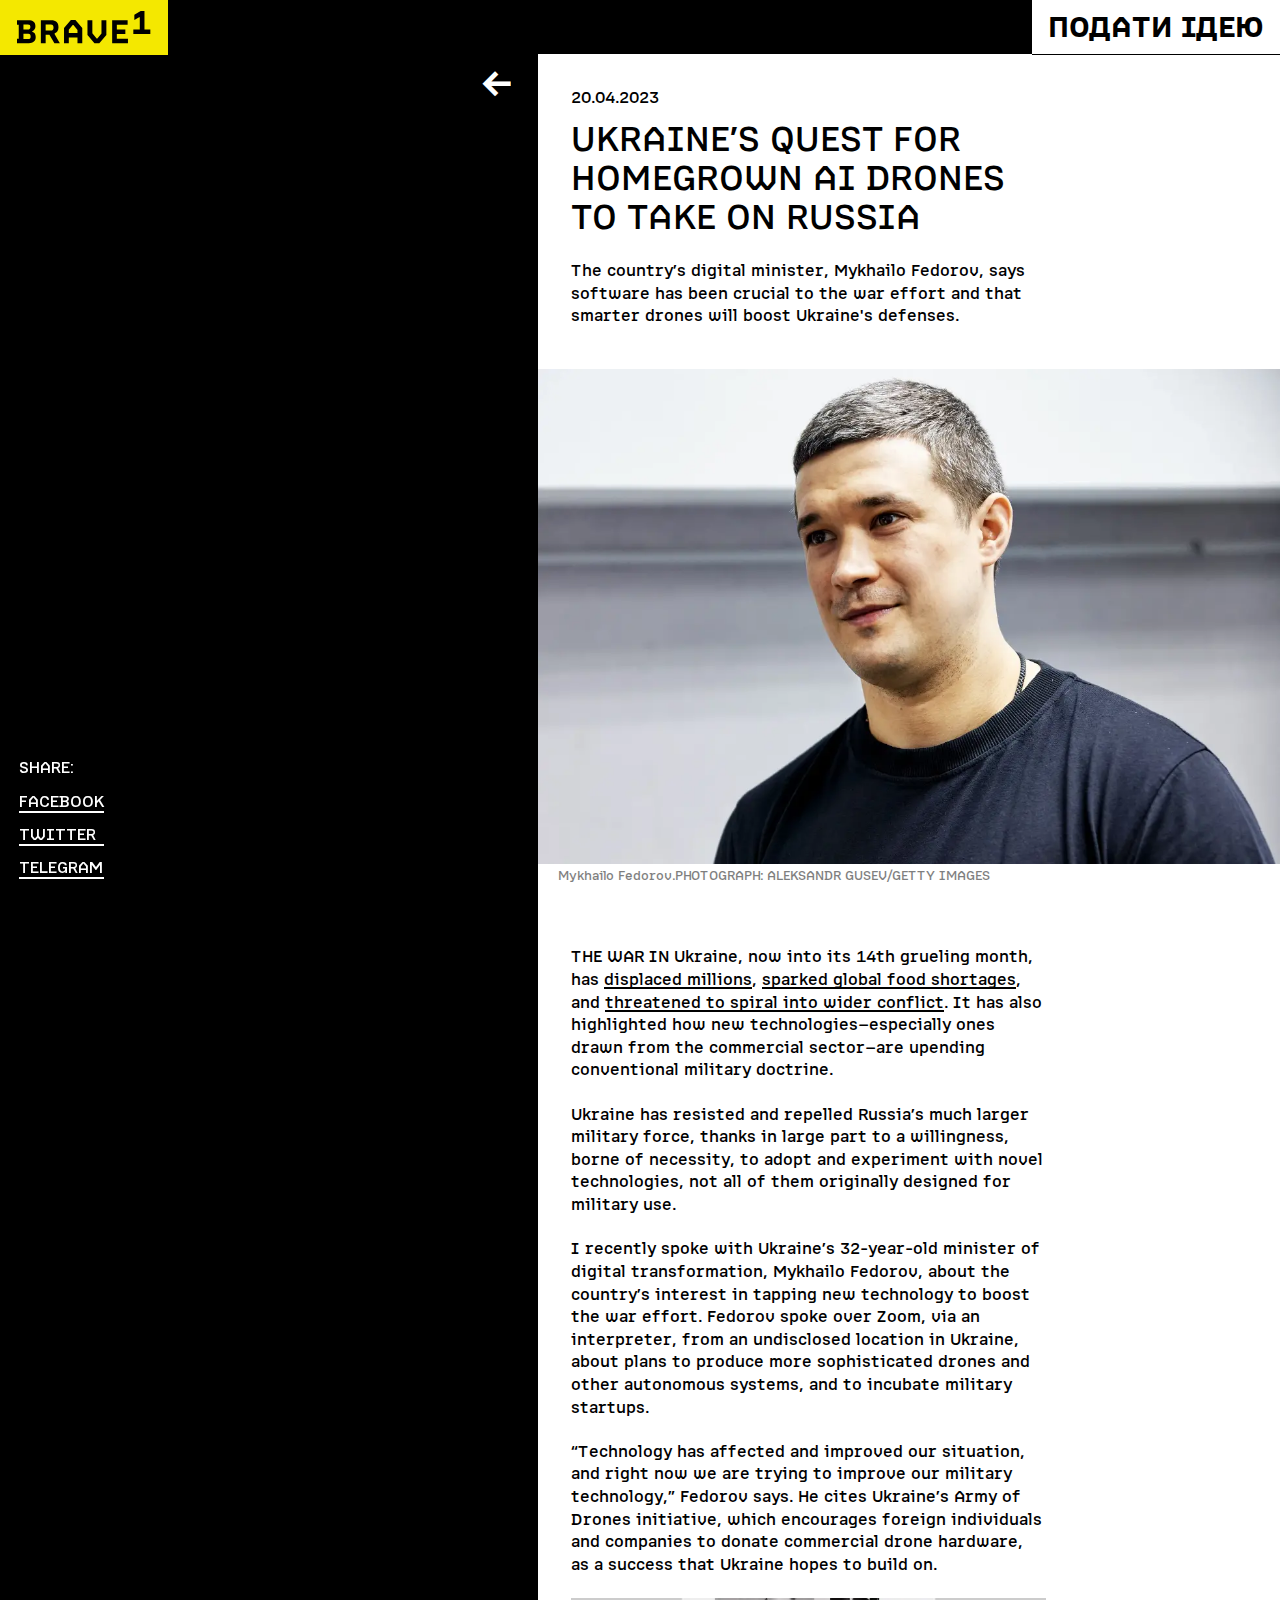
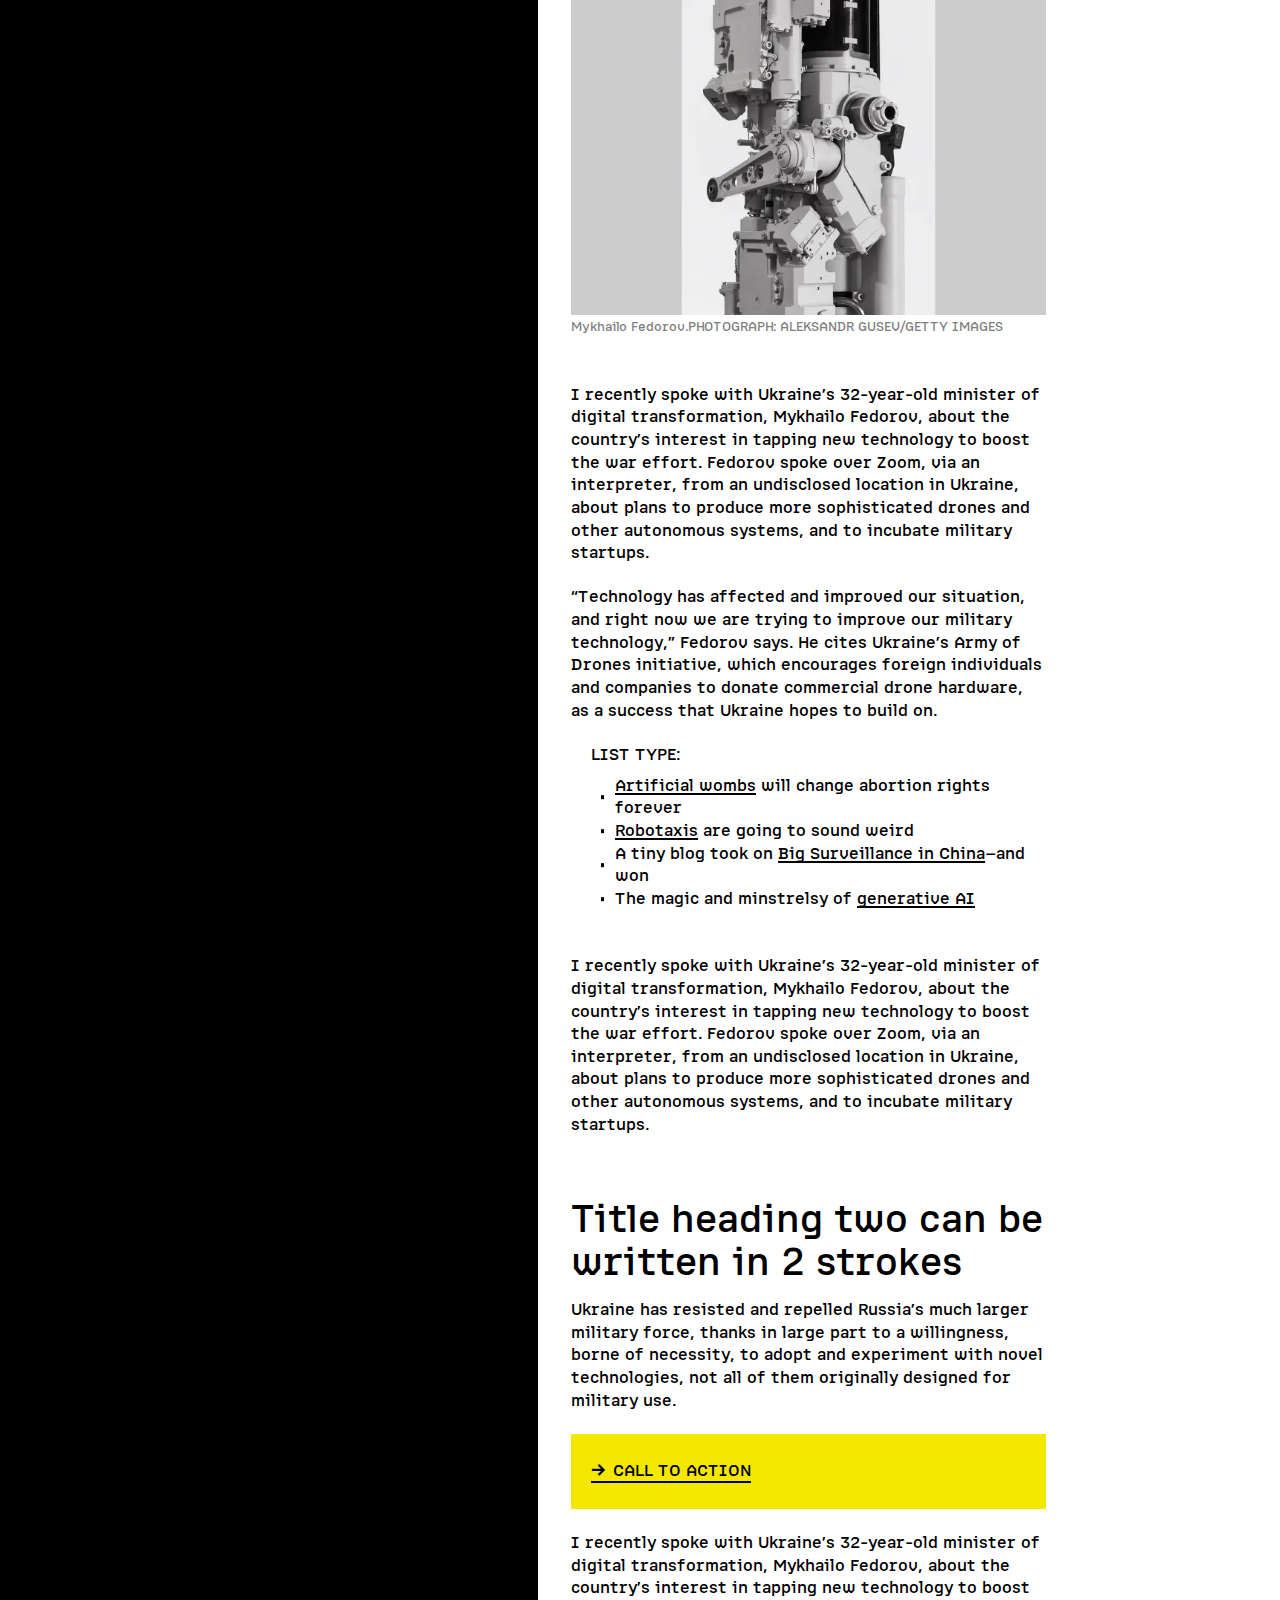
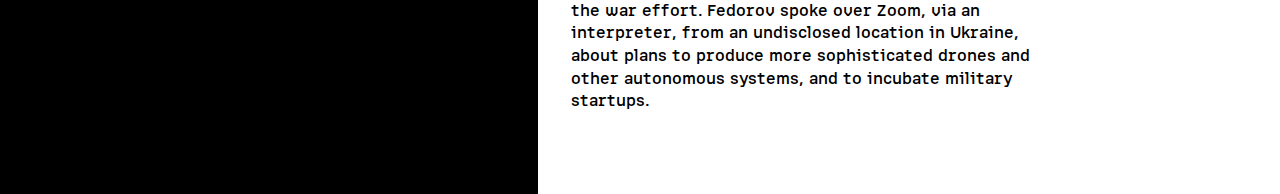
<file: article.html>
<!DOCTYPE html>
<html lang="en">

<head>
	<title>Article</title>
	<meta charset="UTF-8">
	<meta name="format-detection" content="telephone=no">
	<!-- <style>body{opacity: 0;}</style> -->
	<link rel="stylesheet" href="css/style.min.css?_v=20230420120126">
	<link rel="shortcut icon" href="favicon.ico">
	<!-- <meta name="robots" content="noindex, nofollow"> -->
	<meta name="viewport" content="width=device-width, initial-scale=1.0">
</head>

<body>
	<div class="wrapper">
		<header data-scroll="1" data-scroll-show class="header">
			<a href="index.html" class="header__logo"><img src="img/logo.svg" alt="Logo"></a>
		</header>
		<main class="page">
			<article class="article__body">
				<a href="https://portal.usf.com.ua/" target="_blank" class="article__idea idea"><span>Подати ідею</span></a>
				<div class="article__content content-article">
					<div class="content-article__info">
						<time datetime="2023-04-20" class="content-article__date">20.04.2023</time>
						<h1 class="content-article__title title">Ukraine’s Quest for Homegrown AI Drones to Take On Russia
						</h1>
						<div class="content-article__text">
							<p class="text">
								The country’s digital minister, Mykhailo Fedorov, says software has been crucial to the war
								effort
								and that smarter drones will boost Ukraine's defenses.
							</p>
						</div>
					</div>
					<figure class="content-article__image-block">
						<div class="content-article__image -ibg"><picture><source srcset="img/article/Mykhailo_Fedorov.webp" type="image/webp"><img src="img/article/Mykhailo_Fedorov.png" alt="Mykhailo Fedorov"></picture></div>
						<figcaption>Mykhailo Fedorov.PHOTOGRAPH: ALEKSANDR GUSEV/GETTY IMAGES</figcaption>
					</figure>
					<section>
						<div class="content-article__text">
							<p class="text">THE WAR IN Ukraine, now into its 14th grueling month, has <a href="" class="content-article__link">displaced millions</a>, <a href="https://www.brookings.edu/blog/future-development/2022/06/14/the-war-in-ukraine-triggered-a-global-food-shortage/" target="_blank" class="content-article__link">sparked global food shortages</a>, and <a href="https://www.pbs.org/newshour/world/nato-chief-fears-ukraine-war-could-broaden-into-wider-conflict" target="_blank" class="content-article__link">threatened to spiral into wider conflict</a>. It has also highlighted how new
								technologies—especially ones drawn from the commercial sector—are upending conventional military
								doctrine.</p>
							<p class="text">Ukraine has resisted and repelled Russia’s much larger military force, thanks in
								large part to a
								willingness, borne of necessity, to adopt and experiment with novel technologies, <a href="https://www.wired.com/story/starlink-ukraine-internet/" target="_blank" class="content-article__link">not all of them originally designed for military use.</a></p>
							<p class="text">I recently spoke with Ukraine’s 32-year-old minister of digital transformation,
								Mykhailo
								Fedorov, about the country’s interest in tapping new technology to boost the war effort. Fedorov
								spoke over Zoom, via an interpreter, from an undisclosed location in Ukraine, about plans to
								produce more sophisticated drones and other autonomous systems, and to incubate military
								startups.</p>
							<p class="text">“Technology has affected and improved our situation, and right now we are trying to
								improve our
								military technology,” Fedorov says. He cites Ukraine’s <a href="https://u24.gov.ua/uk/dronation" target="_blank" class="content-article__link">Army of Drones</a> initiative, which
								encourages foreign individuals and companies to donate commercial drone hardware, as a success
								that Ukraine hopes to build on.</p>
							<figure>
								<picture><source srcset="img/article/image.webp" type="image/webp"><img src="img/article/image.jpg" alt="image"></picture>
								<figcaption>Mykhailo Fedorov.PHOTOGRAPH: ALEKSANDR GUSEV/GETTY IMAGES</figcaption>
							</figure>
							<p class="text">I recently spoke with Ukraine’s 32-year-old minister of digital transformation,
								Mykhailo
								Fedorov, about the country’s interest in tapping new technology to boost the war effort. Fedorov
								spoke over Zoom, via an interpreter, from an undisclosed location in Ukraine, about plans to
								produce more sophisticated drones and other autonomous systems, and to incubate military
								startups.</p>
							<p class="text">“Technology has affected and improved our situation, and right now we are trying to
								improve our
								military technology,” Fedorov says. He cites Ukraine’s <a href="https://u24.gov.ua/uk/dronation" target="_blank" class="content-article__link">Army of Drones</a> initiative, which
								encourages foreign individuals and companies to donate commercial drone hardware, as a success
								that Ukraine hopes to build on.</p>
							<h4 class="text">List type:</h4>
							<ul>
								<li class="text"><a href="https://www.wired.com/story/ectogenesis-reproductive-health-abortion/" target="_blank" class="content-article__link">Artificial wombs</a> will change abortion rights forever</li>
								<li class="text"><a href="https://www.wired.com/story/zoox-robotaxi-sound-design/" target="_blank" class="content-article__link">Robotaxis</a> are going to sound weird</li>
								<li class="text">A tiny blog took on <a href="https://www.wired.com/story/surveillance-china-security-camera-giant-ipvm/" target="_blank" class="content-article__link">Big Surveillance in China</a>—and won</li>
								<li class="text">The magic and minstrelsy of <a href="https://www.wired.com/story/magic-and-minstrelsy-of-generative-ai/" target="_blank" class="content-article__link">generative AI</a></li>
							</ul>
							<p class="text">I recently spoke with Ukraine’s 32-year-old minister of digital transformation,
								Mykhailo
								Fedorov, about the country’s interest in tapping new technology to boost the war effort. Fedorov
								spoke over Zoom, via an interpreter, from an undisclosed location in Ukraine, about plans to
								produce more sophisticated drones and other autonomous systems, and to incubate military
								startups.</p>
						</div>
					</section>
					<section>
						<h2>Title heading two can be written in 2 strokes</h2>
						<p class="text">Ukraine has resisted and repelled Russia’s much larger military force, thanks in large
							part to a willingness, borne of necessity, to adopt and experiment with novel technologies, <a href="https://www.wired.com/story/starlink-ukraine-internet/" target="_blank" class="content-article__link">not all of them originally designed for military use.</a></p>
						<a href="https://portal.usf.com.ua/" target="_blank" class="button-yellow"><span class="under"><span class="icon _icon-arrow_small"></span>Call
								to action</span></a>
						<p class="text">I recently spoke with Ukraine’s 32-year-old minister of digital transformation,
							Mykhailo Fedorov, about the country’s interest in tapping new technology to boost the war effort.
							Fedorov spoke over Zoom, via an interpreter, from an undisclosed location in Ukraine, about plans
							to produce more sophisticated drones and other autonomous systems, and to incubate military
							startups.</p>
					</section>
				</div>
				<div class="article__social social-article">
					<div class="social-article__title">Share:</div>
					<div class="social-article__items">
						<a href="#" class="social-article__link">Facebook</a>
						<a href="#" class="social-article__link">Twitter</a>
						<a href="#" class="social-article__link">Telegram</a>
					</div>
				</div>
				<a href="index.html" class="article__back _icon-arrow"><span>Back</span></a>
				<a href="index.html" class="article__back-mobile _icon-arrow"></a>
			</article>
		</main>
	</div>
	<script src="js/app.min.js?_v=20230420120126"></script>

</body>

</html>
</file>
<file: css/style.min.css>
@charset "UTF-8";@font-face{font-family:Brave1_018;font-display:swap;src:url(../fonts/Brave1_018-Bold.woff2) format("woff2"),url(../fonts/Brave1_018-Bold.woff) format("woff");font-weight:700;font-style:normal}@font-face{font-family:Brave1_018;font-display:swap;src:url(../fonts/Brave1_018-Light.woff2) format("woff2"),url(../fonts/Brave1_018-Light.woff) format("woff");font-weight:300;font-style:normal}@font-face{font-family:Brave1_018;font-display:swap;src:url(../fonts/Brave1_018-Medium.woff2) format("woff2"),url(../fonts/Brave1_018-Medium.woff) format("woff");font-weight:500;font-style:normal}@font-face{font-family:Brave1_018;font-display:swap;src:url(../fonts/Brave1_018-Regular.woff2) format("woff2"),url(../fonts/Brave1_018-Regular.woff) format("woff");font-weight:400;font-style:normal}@font-face{font-family:icons;font-display:swap;src:url(../fonts/icons.woff2) format("woff2"),url(../fonts/icons.woff) format("woff");font-weight:400;font-style:normal}.contacts-footer__email span,[class*=_icon-]:before{font-family:icons;font-style:normal;font-weight:400;font-variant:normal;text-transform:none;line-height:1;-webkit-font-smoothing:antialiased;-moz-osx-font-smoothing:grayscale}[class*=_icon-]:before{display:block}._icon-at:before{content:"\e900"}._icon-arrow_small:before{content:"\e901"}._icon-arrow:before{content:"\e902"}*{padding:0;margin:0;border:0}*,:after,:before{-webkit-box-sizing:border-box;box-sizing:border-box}body,html{height:100%;min-width:375px}body{color:#fff;line-height:1;font-family:Brave1_018;font-size:.875rem;-ms-text-size-adjust:100%;-moz-text-size-adjust:100%;-webkit-text-size-adjust:100%;-webkit-font-smoothing:antialiased;-moz-osx-font-smoothing:grayscale}button,input,textarea{font-family:Brave1_018;font-size:inherit}button{cursor:pointer;color:inherit;background-color:transparent}a{color:inherit;text-decoration:none}ul li{list-style:none}img{vertical-align:top}h1,h2,h3,h4,h5,h6{font-weight:inherit;font-size:inherit}body{background-color:#000}.lock body{overflow:hidden;-ms-touch-action:none;touch-action:none;-ms-scroll-chaining:none;overscroll-behavior:none}.loaded body{-webkit-transition:opacity .5s;-o-transition:opacity .5s;transition:opacity .5s;opacity:1}.wrapper{min-height:100%;display:-webkit-box;display:-ms-flexbox;display:flex;-webkit-box-orient:vertical;-webkit-box-direction:normal;-ms-flex-direction:column;flex-direction:column;overflow:hidden}@supports (overflow:clip){.wrapper{overflow:clip}}.wrapper>main{-webkit-box-flex:1;-ms-flex:1 1 auto;flex:1 1 auto}.wrapper>*{min-width:0}.spollers{display:-ms-grid;display:grid}.spollers__title{line-height:1.3333333333;font-weight:500;width:100%;text-transform:uppercase;cursor:default;text-align:left;background-color:#fff;color:#000;position:relative;-webkit-transition:all .3s ease 0s;-o-transition:all .3s ease 0s;transition:all .3s ease 0s}._spoller-init .spollers__title{cursor:pointer}._spoller-init .spollers__title::after,._spoller-init .spollers__title::before{content:"";position:absolute;top:50%;background-color:#000;-webkit-transition:-webkit-transform .3s ease 0s;transition:-webkit-transform .3s ease 0s;-o-transition:transform .3s ease 0s;transition:transform .3s ease 0s;transition:transform .3s ease 0s,-webkit-transform .3s ease 0s}._spoller-init .spollers__title::after{-webkit-transform:rotate(90deg);-ms-transform:rotate(90deg);transform:rotate(90deg)}._spoller-init .spollers__title._spoller-active{background-color:#f4e800}._spoller-init .spollers__title._spoller-active::after{-webkit-transform:rotate(0);-ms-transform:rotate(0);transform:rotate(0)}.spollers__body{padding-top:.9375rem;padding-bottom:3.125rem;background-color:#f4e800}[class*=-ibg]{position:relative}[class*=-ibg] img{position:absolute;width:100%;height:100%;top:0;left:0;-o-object-fit:cover;object-fit:cover}[class*=-ibg_contain] img{-o-object-fit:contain;object-fit:contain}.page{display:-webkit-box;display:-ms-flexbox;display:flex;-webkit-box-orient:vertical;-webkit-box-direction:normal;-ms-flex-direction:column;flex-direction:column;min-height:100vh}.title{line-height:1.125;font-weight:500;text-transform:uppercase}.text{line-height:1.3888888889;font-weight:500}.label{line-height:1.3333333333;font-weight:500;background-color:#fff;display:-webkit-inline-box;display:-ms-inline-flexbox;display:inline-flex;-webkit-box-align:center;-ms-flex-align:center;align-items:center;color:#000;text-transform:uppercase}.button-yellow{line-height:2.5;font-weight:500;width:100%;background-color:#f4e800;color:#000;text-transform:uppercase;display:-webkit-box;display:-ms-flexbox;display:flex;-webkit-box-align:center;-ms-flex-align:center;align-items:center;gap:.625rem}.button-yellow .icon{-webkit-transition:all .5s ease 0s;-o-transition:all .5s ease 0s;transition:all .5s ease 0s}.button-yellow .icon::before{-webkit-transform:translate(0,-.0625rem);-ms-transform:translate(0,-.0625rem);transform:translate(0,-.0625rem)}.button-yellow .icon img{max-width:100%}.idea{position:fixed;top:0;right:0;z-index:100;mix-blend-mode:difference;line-height:1.2;font-weight:700;text-transform:uppercase;display:-webkit-box;display:-ms-flexbox;display:flex;-webkit-box-pack:center;-ms-flex-pack:center;justify-content:center;-webkit-box-align:center;-ms-flex-align:center;align-items:center;background-color:#fff;color:#000;-webkit-transition:all .5s ease 0s;-o-transition:all .5s ease 0s;transition:all .5s ease 0s}.idea span{position:relative}.idea span::before{content:"";width:0;height:.125rem;background-color:#000;position:absolute;right:0;bottom:-.0625rem;-webkit-transition:all .4s ease 0s;-o-transition:all .4s ease 0s;transition:all .4s ease 0s}.idea span:hover:before{width:100%;left:0;-webkit-transition:all .4s ease 0s;-o-transition:all .4s ease 0s;transition:all .4s ease 0s}.under{display:-webkit-box;display:-ms-flexbox;display:flex;-webkit-box-align:center;-ms-flex-align:center;align-items:center;position:relative}.under::before{content:"";position:absolute;bottom:.5625rem;left:0;width:100%;height:.125rem;background-color:#000}.under_direction::before{bottom:0}.under_footer::before{background-color:#f4e800;bottom:0}.header{position:fixed;top:0;left:0;width:100%;z-index:999;display:-webkit-box;display:-ms-flexbox;display:flex;-webkit-box-pack:justify;-ms-flex-pack:justify;justify-content:space-between;pointer-events:none}.header__logo{pointer-events:all;background-color:#f4e800;display:-webkit-box;display:-ms-flexbox;display:flex;-webkit-box-pack:center;-ms-flex-pack:center;justify-content:center;-webkit-box-align:center;-ms-flex-align:center;align-items:center}.header__logo img{max-width:100%}.main-block{position:relative;display:-webkit-box;display:-ms-flexbox;display:flex;min-height:100vh}.touch .main-block{min-height:calc(var(--vh,1vh) * 100)}.main-block iframe{position:absolute;top:0;left:0;width:100%;height:100%}.touch .main-block iframe{display:none}.main-block__image-mobile{display:none;-webkit-transition:all .5s ease 0s;-o-transition:all .5s ease 0s;transition:all .5s ease 0s}.touch .main-block__image-mobile{pointer-events:none;display:block;position:absolute;width:100%;height:100%;top:0;left:0;-webkit-transform:scale(1.05);-ms-transform:scale(1.05);transform:scale(1.05)}.touch .main-block__image-mobile img{max-width:100%}.scroll-init .main-block__image-mobile{-webkit-transform:scale(1);-ms-transform:scale(1);transform:scale(1)}.main-block__image-preload{position:absolute;width:100%;height:100%;top:0;left:0;-o-object-fit:cover;object-fit:cover}.loaded .main-block__image-preload{display:none}.main-block__body{-webkit-box-flex:1;-ms-flex:1 1 auto;flex:1 1 auto;width:100%;min-height:100%;display:-webkit-box;display:-ms-flexbox;display:flex}.main-block__content{-webkit-box-flex:0;-ms-flex:0 1 50%;flex:0 1 50%;position:relative;pointer-events:none}.main-block__title{line-height:1.1111111111;font-weight:500;text-transform:uppercase;text-align:right;color:#020002}.main-block__title span{display:-webkit-inline-box;display:-ms-inline-flexbox;display:inline-flex;-webkit-box-align:center;-ms-flex-align:center;align-items:center}.main-block__title span img{max-width:100%}.main-block__text{position:absolute;z-index:6;padding-bottom:1.25rem;line-height:1.2777777778;font-weight:500;text-transform:uppercase;color:#000;padding-left:1.25rem}.main-block__rectangle{background-color:#fff;position:absolute;z-index:5;display:-webkit-box;display:-ms-flexbox;display:flex;-webkit-box-pack:center;-ms-flex-pack:center;justify-content:center;-webkit-box-align:center;-ms-flex-align:center;align-items:center}.main-block__rectangle_1{z-index:6;left:0;bottom:0;height:15.123457%}.main-block__rectangle_1 img{max-width:100%}.main-block__rectangle_2{left:2.875rem;bottom:5.3125rem;height:19.855967%}.main-block__rectangle_3{left:5.6875rem;bottom:10.6875rem;width:63.035921%;height:24.485597%}.main-block__rectangle_4{-webkit-box-align:end;-ms-flex-align:end;align-items:end;left:8.3125rem;bottom:15.9375rem;width:71.147161%;height:29.526749%}.main-block__rectangle_5{-webkit-box-pack:end;-ms-flex-pack:end;justify-content:flex-end;left:11rem;bottom:21.375rem;width:79.374276%;height:34.156379%}.main-block__language{position:absolute;z-index:6}.main-block__idea span::before{display:none}.language{display:-webkit-box;display:-ms-flexbox;display:flex}.language__item{line-height:1.2;background-color:#000;color:#fff;font-weight:700;-webkit-transition:all .3s ease 0s;-o-transition:all .3s ease 0s;transition:all .3s ease 0s}.language__item._active{background-color:#fff;color:#000}.about__body{min-height:60.625rem;display:-webkit-box;display:-ms-flexbox;display:flex;-webkit-box-pack:end;-ms-flex-pack:end;justify-content:end;height:100%;position:relative}.about__media{position:absolute;top:0;left:0;width:70%;height:100%;display:-webkit-box;display:-ms-flexbox;display:flex;-webkit-box-pack:center;-ms-flex-pack:center;justify-content:center;-webkit-box-align:center;-ms-flex-align:center;align-items:center}.about__media video{position:absolute;width:100%;height:100%;top:0;left:0;-o-object-fit:contain;object-fit:contain}.about__video{position:relative;width:100%;height:100%}.about__content{-webkit-box-flex:0;-ms-flex:0 1 50%;flex:0 1 50%}.content-about{position:relative;display:-webkit-box;display:-ms-flexbox;display:flex;-webkit-box-orient:vertical;-webkit-box-direction:normal;-ms-flex-direction:column;flex-direction:column;padding-top:1.5625rem;min-height:100%}.content-about__text{line-height:1.6666666667;font-weight:500}.content-about__ministries{-webkit-box-flex:1;-ms-flex:1 1 100%;flex:1 1 100%}.content-about__ministries:not(:last-child){margin-bottom:5.3125rem}.ministries__label{line-height:1.3333333333;font-weight:500;text-transform:uppercase}.ministries__items{display:-ms-grid;display:grid;-webkit-column-gap:3.4375rem;-moz-column-gap:3.4375rem;column-gap:3.4375rem;-ms-grid-columns:(1fr)[3];grid-template-columns:repeat(3,1fr)}.ministries__item{display:-webkit-box;display:-ms-flexbox;display:flex;-webkit-box-pack:start;-ms-flex-pack:start;justify-content:start;-webkit-box-align:center;-ms-flex-align:center;align-items:center;padding-bottom:21.0084033613%}.ministries__item img{-o-object-position:left;object-position:left}.helps__label{display:-webkit-inline-box;display:-ms-inline-flexbox;display:inline-flex}.spollers__link{line-height:1;font-weight:500;color:#000;padding-left:1.0625rem;position:relative}.spollers__link::before{content:"";position:absolute;width:.25rem;height:.25rem;background-color:#000;top:50%;left:0;-webkit-transform:translate(0,-50%);-ms-transform:translate(0,-50%);transform:translate(0,-50%)}.how-it-work{position:relative}.how-it-work__body{display:-webkit-box;display:-ms-flexbox;display:flex}.how-it-work__body iframe{position:absolute;top:0;left:0;width:100%;height:100%;-o-object-fit:cover;object-fit:cover}.touch .how-it-work__body iframe{display:none}.how-it-work__image-mobile{display:none}.touch .how-it-work__image-mobile{pointer-events:none;display:block;position:relative;width:100%;height:100%;top:0;left:0;-webkit-transform:scale(1.05);-ms-transform:scale(1.05);transform:scale(1.05);-webkit-transition:all .5s ease 0s;-o-transition:all .5s ease 0s;transition:all .5s ease 0s}._watcher-view .how-it-work__image-mobile{-webkit-transform:scale(1);-ms-transform:scale(1);transform:scale(1)}.how-it-work__test{position:absolute;top:0;left:0;width:100%;height:100%;-o-object-fit:contain;object-fit:contain}.how-it-work__content{position:relative;z-index:5;-webkit-box-flex:0;-ms-flex:0 1 50%;flex:0 1 50%;display:-webkit-box;display:-ms-flexbox;display:flex;-webkit-box-orient:vertical;-webkit-box-direction:normal;-ms-flex-direction:column;flex-direction:column;background-color:#000;-ms-flex-item-align:start;-ms-grid-row-align:start;align-self:start}.how-it-work__title{max-width:38.125rem}.how-it-work__link{line-height:1.3333333333;font-weight:500}.how-it-work__link:not(:last-child){margin-bottom:.9375rem}.directions{position:relative}.directions__label{position:absolute;z-index:6;left:0}.directions__items{display:-webkit-box;display:-ms-flexbox;display:flex}.directions__column{-webkit-box-flex:0;-ms-flex:0 1 50%;flex:0 1 50%}.directions__item{display:-webkit-box;display:-ms-flexbox;display:flex;-webkit-box-align:center;-ms-flex-align:center;align-items:center;width:100%;background-color:#fff;color:#000;text-transform:uppercase;line-height:1.3333333333;font-weight:500;position:relative;-webkit-transition:all .3s ease 0s;-o-transition:all .3s ease 0s;transition:all .3s ease 0s}.directions__item::before{content:"";position:absolute;background-color:#000;top:50%;-webkit-transform:translate(0,-50%);-ms-transform:translate(0,-50%);transform:translate(0,-50%)}.directions__item_submit{background-color:#f4e800;-webkit-box-orient:vertical;-webkit-box-direction:normal;-ms-flex-direction:column;flex-direction:column;-webkit-box-pack:center;-ms-flex-pack:center;justify-content:center;-webkit-box-align:start;-ms-flex-align:start;align-items:start}.directions__item_submit::before{display:none}.directions__item_submit .icon{-webkit-transition:all .5s ease 0s;-o-transition:all .5s ease 0s;transition:all .5s ease 0s}.directions__item_submit .icon img{max-width:100%}.become-an-expert__body{overflow:hidden;min-height:59.0625rem;display:-webkit-box;display:-ms-flexbox;display:flex;height:100%;width:100%}.become-an-expert__media{-webkit-box-flex:0;-ms-flex:0 1 50%;flex:0 1 50%;position:relative}.become-an-expert__media video{position:absolute;top:0;left:0;width:100%;height:100%;-o-object-fit:cover;object-fit:cover;pointer-events:none}.become-an-expert__content{-webkit-box-flex:0;-ms-flex:0 1 50%;flex:0 1 50%;-ms-flex-item-align:end;align-self:flex-end;position:relative;z-index:2}.become-an-expert__text-block{background-color:#fff;padding:1.5625rem;color:#000}.become-an-expert__text{line-height:1.3888888889;font-weight:500}.news{background-color:#fff;position:relative}.news__label{position:absolute;z-index:20;left:0}.news__info{display:-webkit-box;display:-ms-flexbox;display:flex;line-height:1.2222222222;font-weight:500;text-transform:uppercase}.news__date:not(:last-child){position:relative}.news__date:not(:last-child)::after{content:"";position:absolute;top:0;width:.125rem;height:100%;background-color:#000}.news__status:not(:last-child){position:relative}.news__status:not(:last-child)::after{content:"";position:absolute;top:0;width:.125rem;height:100%;background-color:#000}.news__button{line-height:1.2222222222;font-weight:500;text-transform:uppercase;color:#000;margin-left:27.428571%;position:relative}.news__button::before{content:"";position:absolute;bottom:0;left:0;width:100%;height:.125rem;background-color:#000}.item-event,.item-news{display:-webkit-box;display:-ms-flexbox;display:flex}.item-event__image,.item-news__image{-webkit-box-flex:0;-ms-flex:0 0 28.4375rem;flex:0 0 28.4375rem;-ms-flex:0 0 26%;flex:0 0 26%;padding-bottom:15.4285714286%;overflow:hidden}.item-event__body,.item-news__body{-webkit-box-flex:1;-ms-flex:1 1 auto;flex:1 1 auto;background-color:#fff;color:#000;-webkit-transition:color .3s ease 0s;-o-transition:color .3s ease 0s;transition:color .3s ease 0s}.item-event__title,.item-news__title{text-transform:uppercase}.info-event__date:not(:last-child){position:relative}.info-event__date:not(:last-child)::after{content:"";position:absolute;top:0;height:100%;background-color:#000;-webkit-transition:all .3s ease 0s;-o-transition:all .3s ease 0s;transition:all .3s ease 0s}.info-event__status:not(:last-child){position:relative}.info-event__status:not(:last-child)::after{content:"";position:absolute;top:0;height:100%;background-color:#000;-webkit-transition:all .3s ease 0s;-o-transition:all .3s ease 0s;transition:all .3s ease 0s}.footer__body{display:-webkit-box;display:-ms-flexbox;display:flex;height:100%}.footer__info{-webkit-box-flex:0;-ms-flex:0 1 50%;flex:0 1 50%;display:-webkit-box;display:-ms-flexbox;display:flex;-webkit-box-orient:vertical;-webkit-box-direction:normal;-ms-flex-direction:column;flex-direction:column;-webkit-box-pack:justify;-ms-flex-pack:justify;justify-content:space-between}.footer__social{line-height:1.1111111111;font-weight:500;text-transform:uppercase;display:-webkit-box;display:-ms-flexbox;display:flex;-webkit-box-align:center;-ms-flex-align:center;align-items:center}.footer__contacts{-webkit-box-flex:0;-ms-flex:0 1 50%;flex:0 1 50%}.social-article__link,.social-footer__link{position:relative}.social-article__link::before,.social-footer__link::before{content:"";position:absolute;bottom:-.125rem;left:0;width:100%;height:.125rem;background-color:#fff}.contacts-footer{display:-webkit-box;display:-ms-flexbox;display:flex;-webkit-box-orient:vertical;-webkit-box-direction:normal;-ms-flex-direction:column;flex-direction:column;-webkit-box-pack:justify;-ms-flex-pack:justify;justify-content:space-between}.contacts-footer__text-block{max-width:36.25rem;text-transform:uppercase}.contacts-footer__text span{display:-webkit-inline-box;display:-ms-inline-flexbox;display:inline-flex;-webkit-box-align:center;-ms-flex-align:center;align-items:center}.contacts-footer__text span img{max-width:100%}.contacts-footer__link{display:-webkit-inline-box;display:-ms-inline-flexbox;display:inline-flex;color:#f4e800}.contacts-footer__link .icon{padding-right:.5rem;-webkit-transition:all .5s ease 0s;-o-transition:all .5s ease 0s;transition:all .5s ease 0s}.contacts-footer__link .icon img{max-width:100%}.contacts-footer__bottom{display:-webkit-box;display:-ms-flexbox;display:flex;-webkit-box-align:end;-ms-flex-align:end;align-items:end;-webkit-box-pack:justify;-ms-flex-pack:justify;justify-content:space-between;line-height:1.1111111111;font-weight:500;text-transform:uppercase}.contacts-footer__email{position:relative}.contacts-footer__email span::before{content:"\e900"}.contacts-footer__email::before{content:"";position:absolute;bottom:-.125rem;left:0;width:100%;height:.125rem;background-color:#fff}.contacts-footer__privacy{position:relative}.contacts-footer__privacy::before{content:"";position:absolute;bottom:-.125rem;left:0;width:100%;height:.125rem;background-color:#fff}.article__body{display:-webkit-box;display:-ms-flexbox;display:flex;-webkit-box-pack:end;-ms-flex-pack:end;justify-content:end;width:100%;height:100%;position:relative}.article__back{left:37.659328%;display:-webkit-box;display:-ms-flexbox;display:flex;-webkit-box-align:center;-ms-flex-align:center;align-items:center;-webkit-transition:all .8s ease 0s;-o-transition:all .8s ease 0s;transition:all .8s ease 0s}.article__back::before{-webkit-transform:rotate(180deg);-ms-transform:rotate(180deg);transform:rotate(180deg)}.article__back span{text-transform:uppercase;font-size:1.5625rem;line-height:1.2;font-weight:500}.article__back-mobile{position:absolute;left:.625rem;font-size:1.125rem}.article__back-mobile::before{-webkit-transform:rotate(180deg);-ms-transform:rotate(180deg);transform:rotate(180deg)}.article__idea{position:absolute}.article__content{-webkit-box-flex:0;-ms-flex:0 1 57.937428%;flex:0 1 57.937428%}.social-article{display:-webkit-box;display:-ms-flexbox;display:flex;-webkit-box-orient:vertical;-webkit-box-direction:normal;-ms-flex-direction:column;flex-direction:column;gap:.9375rem;left:1.448436%;bottom:2.57732%;line-height:1.1111111111;font-weight:500;text-transform:uppercase}.social-article__items{display:-webkit-box;display:-ms-flexbox;display:flex;-webkit-box-orient:vertical;-webkit-box-direction:normal;-ms-flex-direction:column;flex-direction:column;gap:.9375rem}.content-article{background-color:#fff;color:#000}.content-article__info{max-width:64%;display:-webkit-box;display:-ms-flexbox;display:flex;-webkit-box-orient:vertical;-webkit-box-direction:normal;-ms-flex-direction:column;flex-direction:column}.content-article__date{line-height:1.2222222222;font-weight:500;text-transform:uppercase}.content-article__image-block figcaption{line-height:1.2142857143;font-weight:500;opacity:.5}.content-article__image{padding-bottom:66.7%;margin-bottom:.3125rem}.content-article section{max-width:64%}.content-article section figure{width:100%}.content-article section figure img{max-width:100%;margin-bottom:.3125rem}.content-article section figure figcaption{line-height:1.2142857143;font-weight:500;opacity:.5}.content-article section h4{text-transform:uppercase}.content-article section ul li{position:relative}.content-article section ul li::before{content:"";position:absolute;background-color:#000;top:50%;-webkit-transform:translate(0,-50%);-ms-transform:translate(0,-50%);transform:translate(0,-50%)}.content-article section h2{line-height:1.1111111111;font-weight:500}.content-article section h2:not(:last-child){margin-bottom:.9375rem}.content-article__link{position:relative;-webkit-transition:all .5s ease 0s;-o-transition:all .5s ease 0s;transition:all .5s ease 0s}.content-article__link::before{content:"";position:absolute;bottom:.0625rem;left:0;width:100%;height:.125rem;background-color:#000;-webkit-transition:all .5s ease 0s;-o-transition:all .5s ease 0s;transition:all .5s ease 0s}@media (min-width:47.99875em){.content-about__helps{position:absolute;z-index:99;bottom:0;left:0;width:100%}.how-it-work__body{min-height:60.625rem}.footer__body{min-height:25rem}.article__back{position:absolute}.article__back span{display:none}.scroll-show .article__back{position:fixed;-webkit-transition:all .8s ease 0s;-o-transition:all .8s ease 0s;transition:all .8s ease 0s;top:2%}.article__back-mobile{display:none}.social-article{position:fixed}}@media (min-width:47.99875em) and (min-width:109.375em){.content-about__helps{height:23.75rem}}@media (min-width:109.375em){[class*=__container]{padding-left:.9375rem}[class*=__container]{padding-right:.9375rem}.spollers__title{font-size:1.125rem}.spollers__title{padding-left:1.5625rem}.spollers__title{height:5.3125rem}._spoller-init .spollers__title::after,._spoller-init .spollers__title::before{right:1.5625rem}._spoller-init .spollers__title::after,._spoller-init .spollers__title::before{height:.125rem}._spoller-init .spollers__title::after,._spoller-init .spollers__title::before{width:.9375rem}.spollers__body{padding-left:1.625rem}.title{font-size:2.5rem}.text{font-size:1.125rem}.label{font-size:1.125rem}.label{padding-left:1.25rem}.label{padding-right:1.25rem}.label{height:2.5rem}.button-yellow{height:5.3125rem}.button-yellow{font-size:1.125rem}.button-yellow{padding-left:1.5625rem}.button-yellow .icon{padding-right:.5rem}.button-yellow .icon::before{font-size:.875rem}.idea{height:4.0625rem}.idea{padding-left:1.25rem}.idea{padding-right:1.25rem}.idea{font-size:2.1875rem}.header__logo{max-width:12.1875rem}.header__logo{height:4.0625rem}.header__logo{padding-left:1.25rem}.header__logo{padding-right:1.25rem}.main-block__title{font-size:2.8125rem}.main-block__title span{width:2.5rem}.main-block__title span{height:1.375rem}.main-block__text{bottom:19.1875rem}.main-block__text{left:15.875rem}.main-block__text{height:4.375rem}.main-block__text{font-size:1.125rem}.main-block__text{padding-left:1.25rem}.main-block__text{max-width:23.4375rem}.main-block__rectangle_1{max-width:24rem}.main-block__rectangle_1{height:9.1875rem}.main-block__rectangle_1{padding-left:5.5rem}.main-block__rectangle_1{padding-right:5.5rem}.main-block__rectangle_2{left:2.875rem}.main-block__rectangle_2{bottom:5.3125rem}.main-block__rectangle_2{width:29.6875rem}.main-block__rectangle_2{height:12.0625rem}.main-block__rectangle_3{left:5.6875rem}.main-block__rectangle_3{bottom:10.6875rem}.main-block__rectangle_3{width:34rem}.main-block__rectangle_3{height:14.875rem}.main-block__rectangle_4{left:8.3125rem}.main-block__rectangle_4{bottom:15.9375rem}.main-block__rectangle_4{width:38.375rem}.main-block__rectangle_4{height:17.9375rem}.main-block__rectangle_5{padding-right:3.125rem}.main-block__rectangle_5{left:11rem}.main-block__rectangle_5{bottom:21.375rem}.main-block__rectangle_5{width:42.8125rem}.main-block__rectangle_5{height:20.75rem}.main-block__language{right:1.5625rem}.main-block__language{bottom:1.875rem}.language__item{width:3.75rem}.language__item{height:2.5rem}.language__item{font-size:2.1875rem}.content-about__text-block{padding-left:1.5625rem}.content-about__text-block{padding-right:1.5625rem}.content-about__text-block:not(:last-child){margin-bottom:1.5625rem}.content-about__title:not(:last-child){margin-bottom:1.5625rem}.content-about__text{font-size:1.125rem}.ministries{padding-left:1.5625rem}.ministries{padding-right:1.5625rem}.ministries__label{font-size:1.125rem}.ministries__label:not(:last-child){margin-bottom:1.5625rem}.ministries__items{row-gap:2.5rem}.spollers__link{font-size:1.125rem}.spollers__link:not(:last-child){margin-bottom:1.25rem}.how-it-work__text-block{padding-top:1.5625rem}.how-it-work__text-block{padding-left:1.5625rem}.how-it-work__text-block{padding-right:1.5625rem}.how-it-work__text-block{padding-bottom:2.1875rem}.how-it-work__title:not(:last-child){margin-bottom:1.5625rem}.how-it-work__list{padding-left:1.25rem}.how-it-work__link{font-size:1.125rem}.directions__label{top:-2.5rem}.directions__item{height:5.3125rem}.directions__item{font-size:1.125rem}.directions__item{padding-left:2.3125rem}.directions__item::before{width:.25rem}.directions__item::before{height:.25rem}.directions__item::before{left:1.5625rem}.directions__item_submit{padding-left:1.5625rem}.directions__item_submit .icon{padding-right:.5rem}.directions__item_submit .icon::before{font-size:.875rem}.become-an-expert__text-block{padding-left:1.5625rem}.become-an-expert__text-block{padding-right:1.5625rem}.become-an-expert__text-block{padding-bottom:6.25rem}.become-an-expert__title:not(:last-child){margin-bottom:1.5625rem}.become-an-expert__text{font-size:1.125rem}.become-an-expert__text p:not(:last-child){margin-bottom:1.25rem}.news{padding-bottom:9.375rem}.news__label{top:-2.5rem}.news__items:not(:last-child){margin-bottom:1.875rem}.news__info{gap:1.5625rem}.news__info:not(:last-child){margin-bottom:.9375rem}.news__info{font-size:1.125rem}.news__date:not(:last-child)::after{right:-.78125rem}.news__status:not(:last-child)::after{right:-.78125rem}.news__button{font-size:1.125rem}.item-event__body,.item-news__body{padding:1.5625rem}.info-event__date:not(:last-child)::after{right:-.78125rem}.info-event__date:not(:last-child)::after{width:.125rem}.info-event__status:not(:last-child)::after{right:-.78125rem}.info-event__status:not(:last-child)::after{width:.125rem}.footer__body{padding:1.5625rem}.footer__social{font-size:1.125rem}.footer__social{gap:1rem}.contacts-footer{padding-left:1.5625rem}.contacts-footer__text span{width:2.1875rem}.contacts-footer__link .icon::before{font-size:1.25rem}.contacts-footer__bottom{font-size:1.125rem}.contacts-footer__email span::before{font-size:.875rem}.article__back{top:5rem}.article__back{font-size:1.875rem}.article__back-mobile{top:3.9375rem}.social-article{font-size:1.125rem}.content-article{margin-top:4.0625rem}.content-article{padding-top:2.8125rem}.content-article{padding-bottom:6.25rem}.content-article__info{margin-left:2.8125rem}.content-article__info:not(:last-child){margin-bottom:2.8125rem}.content-article__date{font-size:1.125rem}.content-article__date:not(:last-child){margin-bottom:.9375rem}.content-article__title:not(:last-child){margin-bottom:1.5625rem}.content-article__image-block:not(:last-child){margin-bottom:4.375rem}.content-article__image-block figcaption{font-size:.875rem}.content-article__image-block figcaption{padding-left:1.5625rem}.content-article section{margin-left:2.8125rem}.content-article section p:not(:last-child){margin-bottom:1.5625rem}.content-article section figure figcaption{font-size:.875rem}.content-article section figure:not(:last-child){margin-bottom:3.125rem}.content-article section h4{padding-left:1.5625rem}.content-article section h4:not(:last-child){margin-bottom:.625rem}.content-article section ul li{padding-left:3.125rem}.content-article section ul li::before{width:.25rem}.content-article section ul li::before{height:.25rem}.content-article section ul li::before{left:2.1875rem}.content-article section ul:not(:last-child){margin-bottom:3.125rem}.content-article section:not(:last-child){margin-bottom:4.375rem}.content-article section h2{font-size:2.8125rem}.content-article section a{height:5.3125rem}.content-article section a:not(:last-child){margin-bottom:1.5625rem}}@media (max-width:47.99875em){.touch .main-block{-webkit-transition:height .2s;-o-transition:height .2s;transition:height .2s}.main-block iframe{pointer-events:none}.main-block__image-preload{display:none}.main-block__content{-webkit-box-flex:1;-ms-flex:1 1 100%;flex:1 1 100%}.about__body{-webkit-box-orient:vertical;-webkit-box-direction:normal;-ms-flex-direction:column;flex-direction:column}.about__media{-webkit-box-flex:0;-ms-flex:0 0 21.875rem;flex:0 0 21.875rem;position:relative;width:100%}.about__media video{-o-object-fit:cover;object-fit:cover}.ministries__items{-ms-grid-columns:(1fr)[2];grid-template-columns:repeat(2,1fr)}.how-it-work__body iframe{position:relative;-webkit-box-flex:0;-ms-flex:0 0 28.125rem;flex:0 0 28.125rem;pointer-events:none}.how-it-work__body{-webkit-box-orient:vertical;-webkit-box-direction:normal;-ms-flex-direction:column;flex-direction:column}.directions__items{-webkit-box-orient:vertical;-webkit-box-direction:normal;-ms-flex-direction:column;flex-direction:column}.directions__column{-webkit-box-flex:1;-ms-flex:1 1 100%;flex:1 1 100%}.directions__item_submit{height:5.3125rem}.become-an-expert__body{-webkit-box-orient:vertical;-webkit-box-direction:normal;-ms-flex-direction:column;flex-direction:column;min-height:100%}.become-an-expert__media{-webkit-box-flex:0;-ms-flex:0 0 28.125rem;flex:0 0 28.125rem}.news{margin-top:5rem}.news__button{margin-left:.625rem}.item-event,.item-news{-webkit-box-orient:vertical;-webkit-box-direction:normal;-ms-flex-direction:column;flex-direction:column}.item-event__image,.item-news__image{-webkit-box-flex:1;-ms-flex:1 1 auto;flex:1 1 auto;padding-bottom:59.3406593407%}.item-event__body,.item-news__body{padding-bottom:1.5625rem}.footer__body{-webkit-box-orient:vertical;-webkit-box-direction:normal;-ms-flex-direction:column;flex-direction:column}.footer__logo:not(:last-child){margin-bottom:2.8125rem}.contacts-footer__text-block:not(:last-child){margin-bottom:4.375rem}.contacts-footer__mail{margin-bottom:4.6875rem}.article__body{-webkit-box-orient:vertical;-webkit-box-direction:normal;-ms-flex-direction:column;flex-direction:column}.article__back{margin-left:.625rem;margin-bottom:.9375rem;gap:.625rem}.article__content{-webkit-box-flex:1;-ms-flex:1 1 100%;flex:1 1 100%}.social-article{margin-top:.625rem;margin-left:.625rem}.social-article:not(:last-child){margin-bottom:5rem}.social-article__items{-webkit-box-orient:horizontal;-webkit-box-direction:normal;-ms-flex-direction:row;flex-direction:row;gap:.625rem}.content-article{margin-top:5.9375rem}.content-article__info{max-width:100%;margin-right:.625rem}.content-article section{max-width:100%;margin-right:.625rem}}@media (max-width:29.99875em){.main-block__rectangle_5{-webkit-box-pack:center;-ms-flex-pack:center;justify-content:center}}@media (max-width:23.4375em){[class*=__container]{padding-left:.9375rem}[class*=__container]{padding-right:.9375rem}.spollers__title{font-size:.8125rem}.spollers__title{padding-left:.625rem}.spollers__title{height:3.4375rem}._spoller-init .spollers__title::after,._spoller-init .spollers__title::before{right:.9375rem}._spoller-init .spollers__title::after,._spoller-init .spollers__title::before{height:.0625rem}._spoller-init .spollers__title::after,._spoller-init .spollers__title::before{width:.5rem}.spollers__body{padding-left:1.25rem}.title{font-size:1.5625rem}.text{font-size:.8125rem}.label{font-size:.8125rem}.label{padding-left:.625rem}.label{padding-right:.625rem}.label{height:1.875rem}.button-yellow{height:3.4375rem}.button-yellow{font-size:.8125rem}.button-yellow{padding-left:.625rem}.button-yellow .icon{padding-right:.3125rem}.button-yellow .icon::before{font-size:.625rem}.idea{height:2.1875rem}.idea{padding-left:.625rem}.idea{padding-right:.625rem}.idea{font-size:1.125rem}.header__logo{max-width:7.1875rem}.header__logo{height:2.1875rem}.header__logo{padding-left:.625rem}.header__logo{padding-right:.625rem}.main-block__title{font-size:1.5625rem}.main-block__title span{width:1.375rem}.main-block__title span{height:1rem}.main-block__text{bottom:8.0625rem}.main-block__text{left:3.5rem}.main-block__text{height:3.125rem}.main-block__text{font-size:.8125rem}.main-block__text{padding-left:.625rem}.main-block__text{max-width:16.5625rem}.main-block__rectangle_1{max-width:10.4375rem}.main-block__rectangle_1{height:5.875rem}.main-block__rectangle_1{padding-left:1.8125rem}.main-block__rectangle_1{padding-right:1.8125rem}.main-block__rectangle_2{left:1.25rem}.main-block__rectangle_2{bottom:2.3125rem}.main-block__rectangle_2{width:12.875rem}.main-block__rectangle_2{height:7.125rem}.main-block__rectangle_3{left:2.4375rem}.main-block__rectangle_3{bottom:4.625rem}.main-block__rectangle_3{width:14.75rem}.main-block__rectangle_3{height:7.6875rem}.main-block__rectangle_4{left:3.5625rem}.main-block__rectangle_4{bottom:6.875rem}.main-block__rectangle_4{width:16.6875rem}.main-block__rectangle_4{height:9.6875rem}.main-block__rectangle_5{padding-right:.625rem}.main-block__rectangle_5{left:4.75rem}.main-block__rectangle_5{bottom:9.3125rem}.main-block__rectangle_5{width:18.6875rem}.main-block__rectangle_5{height:10.9375rem}.main-block__language{right:.625rem}.main-block__language{bottom:.625rem}.language__item{width:2.1875rem}.language__item{height:2.1875rem}.language__item{font-size:1.125rem}.content-about__text-block{padding-left:.625rem}.content-about__text-block{padding-right:.625rem}.content-about__text-block:not(:last-child){margin-bottom:2.1875rem}.content-about__title:not(:last-child){margin-bottom:.625rem}.content-about__text{font-size:.8125rem}.ministries{padding-left:.625rem}.ministries{padding-right:.625rem}.ministries__label{font-size:.8125rem}.ministries__label:not(:last-child){margin-bottom:.9375rem}.ministries__items{row-gap:1.5625rem}.spollers__link{font-size:.8125rem}.spollers__link:not(:last-child){margin-bottom:.9375rem}.how-it-work__text-block{padding-top:3.125rem}.how-it-work__text-block{padding-left:.625rem}.how-it-work__text-block{padding-right:1.25rem}.how-it-work__text-block{padding-bottom:1.875rem}.how-it-work__title:not(:last-child){margin-bottom:.625rem}.how-it-work__list{padding-left:.9375rem}.how-it-work__link{font-size:.8125rem}.directions__label{top:-1.875rem}.directions__item{height:3.4375rem}.directions__item{font-size:.8125rem}.directions__item{padding-left:1.6875rem}.directions__item::before{width:.1875rem}.directions__item::before{height:.1875rem}.directions__item::before{left:.9375rem}.directions__item_submit{padding-left:.9375rem}.directions__item_submit .icon{padding-right:.3125rem}.directions__item_submit .icon::before{font-size:.625rem}.become-an-expert__text-block{padding-left:.625rem}.become-an-expert__text-block{padding-right:.625rem}.become-an-expert__text-block{padding-bottom:3.125rem}.become-an-expert__title:not(:last-child){margin-bottom:.625rem}.become-an-expert__text{font-size:.8125rem}.become-an-expert__text p:not(:last-child){margin-bottom:.9375rem}.news{padding-bottom:1.875rem}.news__label{top:-1.875rem}.news__items:not(:last-child){margin-bottom:1.25rem}.news__info{gap:.875rem}.news__info:not(:last-child){margin-bottom:.3125rem}.news__info{font-size:.8125rem}.news__date:not(:last-child)::after{right:-.4375rem}.news__status:not(:last-child)::after{right:-.4375rem}.news__button{font-size:.8125rem}.item-event__body,.item-news__body{padding:.625rem}.info-event__date:not(:last-child)::after{right:-.4375rem}.info-event__date:not(:last-child)::after{width:.0625rem}.info-event__status:not(:last-child)::after{right:-.4375rem}.info-event__status:not(:last-child)::after{width:.0625rem}.footer__body{padding:.625rem}.footer__social{font-size:.8125rem}.footer__social{gap:.625rem}.contacts-footer{padding-left:.0000000625rem}.contacts-footer__text span{width:1.25rem}.contacts-footer__link .icon::before{font-size:1.125rem}.contacts-footer__bottom{font-size:.8125rem}.contacts-footer__email span::before{font-size:.625rem}.article__back{font-size:1.25rem}.article__back-mobile{top:3.4375rem}.social-article{font-size:.8125rem}.content-article{padding-top:.9375rem}.content-article{padding-bottom:2.8125rem}.content-article__info{margin-left:.625rem}.content-article__info:not(:last-child){margin-bottom:2.1875rem}.content-article__date{font-size:.8125rem}.content-article__date:not(:last-child){margin-bottom:.3125rem}.content-article__title:not(:last-child){margin-bottom:.9375rem}.content-article__image-block:not(:last-child){margin-bottom:2.8125rem}.content-article__image-block figcaption{font-size:.6875rem}.content-article__image-block figcaption{padding-left:.625rem}.content-article section{margin-left:.625rem}.content-article section p:not(:last-child){margin-bottom:.9375rem}.content-article section figure figcaption{font-size:.6875rem}.content-article section figure:not(:last-child){margin-bottom:2.8125rem}.content-article section h4{padding-left:.625rem}.content-article section h4:not(:last-child){margin-bottom:.3125rem}.content-article section ul li{padding-left:1.875rem}.content-article section ul li::before{width:.1875rem}.content-article section ul li::before{height:.1875rem}.content-article section ul li::before{left:1.125rem}.content-article section ul:not(:last-child){margin-bottom:2.1875rem}.content-article section:not(:last-child){margin-bottom:3.125rem}.content-article section h2{font-size:1.5625rem}.content-article section a{height:3.4375rem}.content-article section a:not(:last-child){margin-bottom:1.25rem}}@media (min-width:23.4375em) and (max-width:109.375em){@supports (padding-left:clamp(0.9375rem ,0.9375rem + 0vw ,0.9375rem)){[class*=__container]{padding-left:clamp(.9375rem ,.9375rem + 0 ,.9375rem)}}@supports not (padding-left:clamp(0.9375rem ,0.9375rem + 0vw ,0.9375rem)){[class*=__container]{padding-left:calc(.9375rem + 0 * (100vw - 23.4375rem)/ 85.9375)}}@supports (padding-right:clamp(0.9375rem ,0.9375rem + 0vw ,0.9375rem)){[class*=__container]{padding-right:clamp(.9375rem ,.9375rem + 0 ,.9375rem)}}@supports not (padding-right:clamp(0.9375rem ,0.9375rem + 0vw ,0.9375rem)){[class*=__container]{padding-right:calc(.9375rem + 0 * (100vw - 23.4375rem)/ 85.9375)}}@supports (font-size:clamp(0.8125rem ,0.7272727273rem + 0.3636363636vw ,1.125rem)){.spollers__title{font-size:clamp(.8125rem ,.7272727273rem + .3636363636vw ,1.125rem)}}@supports not (font-size:clamp(0.8125rem ,0.7272727273rem + 0.3636363636vw ,1.125rem)){.spollers__title{font-size:calc(.8125rem + .3125 * (100vw - 23.4375rem)/ 85.9375)}}@supports (padding-left:clamp(0.625rem ,0.3693181818rem + 1.0909090909vw ,1.5625rem)){.spollers__title{padding-left:clamp(.625rem ,.3693181818rem + 1.0909090909vw ,1.5625rem)}}@supports not (padding-left:clamp(0.625rem ,0.3693181818rem + 1.0909090909vw ,1.5625rem)){.spollers__title{padding-left:calc(.625rem + .9375 * (100vw - 23.4375rem)/ 85.9375)}}@supports (height:clamp(3.4375rem ,2.9261363636rem + 2.1818181818vw ,5.3125rem)){.spollers__title{height:clamp(3.4375rem ,2.9261363636rem + 2.1818181818vw ,5.3125rem)}}@supports not (height:clamp(3.4375rem ,2.9261363636rem + 2.1818181818vw ,5.3125rem)){.spollers__title{height:calc(3.4375rem + 1.875 * (100vw - 23.4375rem)/ 85.9375)}}@supports (right:clamp(0.9375rem ,0.7670454545rem + 0.7272727273vw ,1.5625rem)){._spoller-init .spollers__title::after,._spoller-init .spollers__title::before{right:clamp(.9375rem ,.7670454545rem + .7272727273vw ,1.5625rem)}}@supports not (right:clamp(0.9375rem ,0.7670454545rem + 0.7272727273vw ,1.5625rem)){._spoller-init .spollers__title::after,._spoller-init .spollers__title::before{right:calc(.9375rem + .625 * (100vw - 23.4375rem)/ 85.9375)}}@supports (height:clamp(0.0625rem ,0.0454545455rem + 0.0727272727vw ,0.125rem)){._spoller-init .spollers__title::after,._spoller-init .spollers__title::before{height:clamp(.0625rem ,.0454545455rem + .0727272727vw ,.125rem)}}@supports not (height:clamp(0.0625rem ,0.0454545455rem + 0.0727272727vw ,0.125rem)){._spoller-init .spollers__title::after,._spoller-init .spollers__title::before{height:calc(.0625rem + .0625 * (100vw - 23.4375rem)/ 85.9375)}}@supports (width:clamp(0.5rem ,0.3806818182rem + 0.5090909091vw ,0.9375rem)){._spoller-init .spollers__title::after,._spoller-init .spollers__title::before{width:clamp(.5rem ,.3806818182rem + .5090909091vw ,.9375rem)}}@supports not (width:clamp(0.5rem ,0.3806818182rem + 0.5090909091vw ,0.9375rem)){._spoller-init .spollers__title::after,._spoller-init .spollers__title::before{width:calc(.5rem + .4375 * (100vw - 23.4375rem)/ 85.9375)}}@supports (padding-left:clamp(1.25rem ,1.1477272727rem + 0.4363636364vw ,1.625rem)){.spollers__body{padding-left:clamp(1.25rem ,1.1477272727rem + .4363636364vw ,1.625rem)}}@supports not (padding-left:clamp(1.25rem ,1.1477272727rem + 0.4363636364vw ,1.625rem)){.spollers__body{padding-left:calc(1.25rem + .375 * (100vw - 23.4375rem)/ 85.9375)}}@supports (font-size:clamp(1.5625rem ,1.3068181818rem + 1.0909090909vw ,2.5rem)){.title{font-size:clamp(1.5625rem ,1.3068181818rem + 1.0909090909vw ,2.5rem)}}@supports not (font-size:clamp(1.5625rem ,1.3068181818rem + 1.0909090909vw ,2.5rem)){.title{font-size:calc(1.5625rem + .9375 * (100vw - 23.4375rem)/ 85.9375)}}@supports (font-size:clamp(0.8125rem ,0.7272727273rem + 0.3636363636vw ,1.125rem)){.text{font-size:clamp(.8125rem ,.7272727273rem + .3636363636vw ,1.125rem)}}@supports not (font-size:clamp(0.8125rem ,0.7272727273rem + 0.3636363636vw ,1.125rem)){.text{font-size:calc(.8125rem + .3125 * (100vw - 23.4375rem)/ 85.9375)}}@supports (font-size:clamp(0.8125rem ,0.7272727273rem + 0.3636363636vw ,1.125rem)){.label{font-size:clamp(.8125rem ,.7272727273rem + .3636363636vw ,1.125rem)}}@supports not (font-size:clamp(0.8125rem ,0.7272727273rem + 0.3636363636vw ,1.125rem)){.label{font-size:calc(.8125rem + .3125 * (100vw - 23.4375rem)/ 85.9375)}}@supports (padding-left:clamp(0.625rem ,0.4545454545rem + 0.7272727273vw ,1.25rem)){.label{padding-left:clamp(.625rem ,.4545454545rem + .7272727273vw ,1.25rem)}}@supports not (padding-left:clamp(0.625rem ,0.4545454545rem + 0.7272727273vw ,1.25rem)){.label{padding-left:calc(.625rem + .625 * (100vw - 23.4375rem)/ 85.9375)}}@supports (padding-right:clamp(0.625rem ,0.4545454545rem + 0.7272727273vw ,1.25rem)){.label{padding-right:clamp(.625rem ,.4545454545rem + .7272727273vw ,1.25rem)}}@supports not (padding-right:clamp(0.625rem ,0.4545454545rem + 0.7272727273vw ,1.25rem)){.label{padding-right:calc(.625rem + .625 * (100vw - 23.4375rem)/ 85.9375)}}@supports (height:clamp(1.875rem ,1.7045454545rem + 0.7272727273vw ,2.5rem)){.label{height:clamp(1.875rem ,1.7045454545rem + .7272727273vw ,2.5rem)}}@supports not (height:clamp(1.875rem ,1.7045454545rem + 0.7272727273vw ,2.5rem)){.label{height:calc(1.875rem + .625 * (100vw - 23.4375rem)/ 85.9375)}}@supports (height:clamp(3.4375rem ,2.9261363636rem + 2.1818181818vw ,5.3125rem)){.button-yellow{height:clamp(3.4375rem ,2.9261363636rem + 2.1818181818vw ,5.3125rem)}}@supports not (height:clamp(3.4375rem ,2.9261363636rem + 2.1818181818vw ,5.3125rem)){.button-yellow{height:calc(3.4375rem + 1.875 * (100vw - 23.4375rem)/ 85.9375)}}@supports (font-size:clamp(0.8125rem ,0.7272727273rem + 0.3636363636vw ,1.125rem)){.button-yellow{font-size:clamp(.8125rem ,.7272727273rem + .3636363636vw ,1.125rem)}}@supports not (font-size:clamp(0.8125rem ,0.7272727273rem + 0.3636363636vw ,1.125rem)){.button-yellow{font-size:calc(.8125rem + .3125 * (100vw - 23.4375rem)/ 85.9375)}}@supports (padding-left:clamp(0.625rem ,0.3693181818rem + 1.0909090909vw ,1.5625rem)){.button-yellow{padding-left:clamp(.625rem ,.3693181818rem + 1.0909090909vw ,1.5625rem)}}@supports not (padding-left:clamp(0.625rem ,0.3693181818rem + 1.0909090909vw ,1.5625rem)){.button-yellow{padding-left:calc(.625rem + .9375 * (100vw - 23.4375rem)/ 85.9375)}}@supports (padding-right:clamp(0.3125rem ,0.2613636364rem + 0.2181818182vw ,0.5rem)){.button-yellow .icon{padding-right:clamp(.3125rem ,.2613636364rem + .2181818182vw ,.5rem)}}@supports not (padding-right:clamp(0.3125rem ,0.2613636364rem + 0.2181818182vw ,0.5rem)){.button-yellow .icon{padding-right:calc(.3125rem + .1875 * (100vw - 23.4375rem)/ 85.9375)}}@supports (font-size:clamp(0.625rem ,0.5568181818rem + 0.2909090909vw ,0.875rem)){.button-yellow .icon::before{font-size:clamp(.625rem ,.5568181818rem + .2909090909vw ,.875rem)}}@supports not (font-size:clamp(0.625rem ,0.5568181818rem + 0.2909090909vw ,0.875rem)){.button-yellow .icon::before{font-size:calc(.625rem + .25 * (100vw - 23.4375rem)/ 85.9375)}}@supports (height:clamp(2.1875rem ,1.6761363636rem + 2.1818181818vw ,4.0625rem)){.idea{height:clamp(2.1875rem ,1.6761363636rem + 2.1818181818vw ,4.0625rem)}}@supports not (height:clamp(2.1875rem ,1.6761363636rem + 2.1818181818vw ,4.0625rem)){.idea{height:calc(2.1875rem + 1.875 * (100vw - 23.4375rem)/ 85.9375)}}@supports (padding-left:clamp(0.625rem ,0.4545454545rem + 0.7272727273vw ,1.25rem)){.idea{padding-left:clamp(.625rem ,.4545454545rem + .7272727273vw ,1.25rem)}}@supports not (padding-left:clamp(0.625rem ,0.4545454545rem + 0.7272727273vw ,1.25rem)){.idea{padding-left:calc(.625rem + .625 * (100vw - 23.4375rem)/ 85.9375)}}@supports (padding-right:clamp(0.625rem ,0.4545454545rem + 0.7272727273vw ,1.25rem)){.idea{padding-right:clamp(.625rem ,.4545454545rem + .7272727273vw ,1.25rem)}}@supports not (padding-right:clamp(0.625rem ,0.4545454545rem + 0.7272727273vw ,1.25rem)){.idea{padding-right:calc(.625rem + .625 * (100vw - 23.4375rem)/ 85.9375)}}@supports (font-size:clamp(1.125rem ,0.8352272727rem + 1.2363636364vw ,2.1875rem)){.idea{font-size:clamp(1.125rem ,.8352272727rem + 1.2363636364vw ,2.1875rem)}}@supports not (font-size:clamp(1.125rem ,0.8352272727rem + 1.2363636364vw ,2.1875rem)){.idea{font-size:calc(1.125rem + 1.0625 * (100vw - 23.4375rem)/ 85.9375)}}@supports (max-width:clamp(7.1875rem ,5.8238636364rem + 5.8181818182vw ,12.1875rem)){.header__logo{max-width:clamp(7.1875rem ,5.8238636364rem + 5.8181818182vw ,12.1875rem)}}@supports not (max-width:clamp(7.1875rem ,5.8238636364rem + 5.8181818182vw ,12.1875rem)){.header__logo{max-width:calc(7.1875rem + 5 * (100vw - 23.4375rem)/ 85.9375)}}@supports (height:clamp(2.1875rem ,1.6761363636rem + 2.1818181818vw ,4.0625rem)){.header__logo{height:clamp(2.1875rem ,1.6761363636rem + 2.1818181818vw ,4.0625rem)}}@supports not (height:clamp(2.1875rem ,1.6761363636rem + 2.1818181818vw ,4.0625rem)){.header__logo{height:calc(2.1875rem + 1.875 * (100vw - 23.4375rem)/ 85.9375)}}@supports (padding-left:clamp(0.625rem ,0.4545454545rem + 0.7272727273vw ,1.25rem)){.header__logo{padding-left:clamp(.625rem ,.4545454545rem + .7272727273vw ,1.25rem)}}@supports not (padding-left:clamp(0.625rem ,0.4545454545rem + 0.7272727273vw ,1.25rem)){.header__logo{padding-left:calc(.625rem + .625 * (100vw - 23.4375rem)/ 85.9375)}}@supports (padding-right:clamp(0.625rem ,0.4545454545rem + 0.7272727273vw ,1.25rem)){.header__logo{padding-right:clamp(.625rem ,.4545454545rem + .7272727273vw ,1.25rem)}}@supports not (padding-right:clamp(0.625rem ,0.4545454545rem + 0.7272727273vw ,1.25rem)){.header__logo{padding-right:calc(.625rem + .625 * (100vw - 23.4375rem)/ 85.9375)}}@supports (font-size:clamp(1.5625rem ,1.2215909091rem + 1.4545454545vw ,2.8125rem)){.main-block__title{font-size:clamp(1.5625rem ,1.2215909091rem + 1.4545454545vw ,2.8125rem)}}@supports not (font-size:clamp(1.5625rem ,1.2215909091rem + 1.4545454545vw ,2.8125rem)){.main-block__title{font-size:calc(1.5625rem + 1.25 * (100vw - 23.4375rem)/ 85.9375)}}@supports (width:clamp(1.375rem ,1.0681818182rem + 1.3090909091vw ,2.5rem)){.main-block__title span{width:clamp(1.375rem ,1.0681818182rem + 1.3090909091vw ,2.5rem)}}@supports not (width:clamp(1.375rem ,1.0681818182rem + 1.3090909091vw ,2.5rem)){.main-block__title span{width:calc(1.375rem + 1.125 * (100vw - 23.4375rem)/ 85.9375)}}@supports (height:clamp(1rem ,0.8977272727rem + 0.4363636364vw ,1.375rem)){.main-block__title span{height:clamp(1rem ,.8977272727rem + .4363636364vw ,1.375rem)}}@supports not (height:clamp(1rem ,0.8977272727rem + 0.4363636364vw ,1.375rem)){.main-block__title span{height:calc(1rem + .375 * (100vw - 23.4375rem)/ 85.9375)}}@supports (bottom:clamp(8.0625rem ,5.0284090909rem + 12.9454545455vw ,19.1875rem)){.main-block__text{bottom:clamp(8.0625rem ,5.0284090909rem + 12.9454545455vw ,19.1875rem)}}@supports not (bottom:clamp(8.0625rem ,5.0284090909rem + 12.9454545455vw ,19.1875rem)){.main-block__text{bottom:calc(8.0625rem + 11.125 * (100vw - 23.4375rem)/ 85.9375)}}@supports (left:clamp(3.5rem ,0.125rem + 14.4vw ,15.875rem)){.main-block__text{left:clamp(3.5rem ,.125rem + 14.4vw ,15.875rem)}}@supports not (left:clamp(3.5rem ,0.125rem + 14.4vw ,15.875rem)){.main-block__text{left:calc(3.5rem + 12.375 * (100vw - 23.4375rem)/ 85.9375)}}@supports (height:clamp(3.125rem ,2.7840909091rem + 1.4545454545vw ,4.375rem)){.main-block__text{height:clamp(3.125rem ,2.7840909091rem + 1.4545454545vw ,4.375rem)}}@supports not (height:clamp(3.125rem ,2.7840909091rem + 1.4545454545vw ,4.375rem)){.main-block__text{height:calc(3.125rem + 1.25 * (100vw - 23.4375rem)/ 85.9375)}}@supports (font-size:clamp(0.8125rem ,0.7272727273rem + 0.3636363636vw ,1.125rem)){.main-block__text{font-size:clamp(.8125rem ,.7272727273rem + .3636363636vw ,1.125rem)}}@supports not (font-size:clamp(0.8125rem ,0.7272727273rem + 0.3636363636vw ,1.125rem)){.main-block__text{font-size:calc(.8125rem + .3125 * (100vw - 23.4375rem)/ 85.9375)}}@supports (padding-left:clamp(0.625rem ,0.4545454545rem + 0.7272727273vw ,1.25rem)){.main-block__text{padding-left:clamp(.625rem ,.4545454545rem + .7272727273vw ,1.25rem)}}@supports not (padding-left:clamp(0.625rem ,0.4545454545rem + 0.7272727273vw ,1.25rem)){.main-block__text{padding-left:calc(.625rem + .625 * (100vw - 23.4375rem)/ 85.9375)}}@supports (max-width:clamp(16.5625rem ,14.6875rem + 8vw ,23.4375rem)){.main-block__text{max-width:clamp(16.5625rem ,14.6875rem + 8vw ,23.4375rem)}}@supports not (max-width:clamp(16.5625rem ,14.6875rem + 8vw ,23.4375rem)){.main-block__text{max-width:calc(16.5625rem + 6.875 * (100vw - 23.4375rem)/ 85.9375)}}@supports (max-width:clamp(10.4375rem ,6.7386363636rem + 15.7818181818vw ,24rem)){.main-block__rectangle_1{max-width:clamp(10.4375rem ,6.7386363636rem + 15.7818181818vw ,24rem)}}@supports not (max-width:clamp(10.4375rem ,6.7386363636rem + 15.7818181818vw ,24rem)){.main-block__rectangle_1{max-width:calc(10.4375rem + 13.5625 * (100vw - 23.4375rem)/ 85.9375)}}@supports (height:clamp(5.875rem ,4.9715909091rem + 3.8545454545vw ,9.1875rem)){.main-block__rectangle_1{height:clamp(5.875rem ,4.9715909091rem + 3.8545454545vw ,9.1875rem)}}@supports not (height:clamp(5.875rem ,4.9715909091rem + 3.8545454545vw ,9.1875rem)){.main-block__rectangle_1{height:calc(5.875rem + 3.3125 * (100vw - 23.4375rem)/ 85.9375)}}@supports (padding-left:clamp(1.8125rem ,0.8068181818rem + 4.2909090909vw ,5.5rem)){.main-block__rectangle_1{padding-left:clamp(1.8125rem ,.8068181818rem + 4.2909090909vw ,5.5rem)}}@supports not (padding-left:clamp(1.8125rem ,0.8068181818rem + 4.2909090909vw ,5.5rem)){.main-block__rectangle_1{padding-left:calc(1.8125rem + 3.6875 * (100vw - 23.4375rem)/ 85.9375)}}@supports (padding-right:clamp(1.8125rem ,0.8068181818rem + 4.2909090909vw ,5.5rem)){.main-block__rectangle_1{padding-right:clamp(1.8125rem ,.8068181818rem + 4.2909090909vw ,5.5rem)}}@supports not (padding-right:clamp(1.8125rem ,0.8068181818rem + 4.2909090909vw ,5.5rem)){.main-block__rectangle_1{padding-right:calc(1.8125rem + 3.6875 * (100vw - 23.4375rem)/ 85.9375)}}@supports (left:clamp(1.25rem ,0.8068181818rem + 1.8909090909vw ,2.875rem)){.main-block__rectangle_2{left:clamp(1.25rem ,.8068181818rem + 1.8909090909vw ,2.875rem)}}@supports not (left:clamp(1.25rem ,0.8068181818rem + 1.8909090909vw ,2.875rem)){.main-block__rectangle_2{left:calc(1.25rem + 1.625 * (100vw - 23.4375rem)/ 85.9375)}}@supports (bottom:clamp(2.3125rem ,1.4943181818rem + 3.4909090909vw ,5.3125rem)){.main-block__rectangle_2{bottom:clamp(2.3125rem ,1.4943181818rem + 3.4909090909vw ,5.3125rem)}}@supports not (bottom:clamp(2.3125rem ,1.4943181818rem + 3.4909090909vw ,5.3125rem)){.main-block__rectangle_2{bottom:calc(2.3125rem + 3 * (100vw - 23.4375rem)/ 85.9375)}}@supports (width:clamp(12.875rem ,8.2897727273rem + 19.5636363636vw ,29.6875rem)){.main-block__rectangle_2{width:clamp(12.875rem ,8.2897727273rem + 19.5636363636vw ,29.6875rem)}}@supports not (width:clamp(12.875rem ,8.2897727273rem + 19.5636363636vw ,29.6875rem)){.main-block__rectangle_2{width:calc(12.875rem + 16.8125 * (100vw - 23.4375rem)/ 85.9375)}}@supports (height:clamp(7.125rem ,5.7784090909rem + 5.7454545455vw ,12.0625rem)){.main-block__rectangle_2{height:clamp(7.125rem ,5.7784090909rem + 5.7454545455vw ,12.0625rem)}}@supports not (height:clamp(7.125rem ,5.7784090909rem + 5.7454545455vw ,12.0625rem)){.main-block__rectangle_2{height:calc(7.125rem + 4.9375 * (100vw - 23.4375rem)/ 85.9375)}}@supports (left:clamp(2.4375rem ,1.5511363636rem + 3.7818181818vw ,5.6875rem)){.main-block__rectangle_3{left:clamp(2.4375rem ,1.5511363636rem + 3.7818181818vw ,5.6875rem)}}@supports not (left:clamp(2.4375rem ,1.5511363636rem + 3.7818181818vw ,5.6875rem)){.main-block__rectangle_3{left:calc(2.4375rem + 3.25 * (100vw - 23.4375rem)/ 85.9375)}}@supports (bottom:clamp(4.625rem ,2.9715909091rem + 7.0545454545vw ,10.6875rem)){.main-block__rectangle_3{bottom:clamp(4.625rem ,2.9715909091rem + 7.0545454545vw ,10.6875rem)}}@supports not (bottom:clamp(4.625rem ,2.9715909091rem + 7.0545454545vw ,10.6875rem)){.main-block__rectangle_3{bottom:calc(4.625rem + 6.0625 * (100vw - 23.4375rem)/ 85.9375)}}@supports (width:clamp(14.75rem ,9.5rem + 22.4vw ,34rem)){.main-block__rectangle_3{width:clamp(14.75rem ,9.5rem + 22.4vw ,34rem)}}@supports not (width:clamp(14.75rem ,9.5rem + 22.4vw ,34rem)){.main-block__rectangle_3{width:calc(14.75rem + 19.25 * (100vw - 23.4375rem)/ 85.9375)}}@supports (height:clamp(7.6875rem ,5.7272727273rem + 8.3636363636vw ,14.875rem)){.main-block__rectangle_3{height:clamp(7.6875rem ,5.7272727273rem + 8.3636363636vw ,14.875rem)}}@supports not (height:clamp(7.6875rem ,5.7272727273rem + 8.3636363636vw ,14.875rem)){.main-block__rectangle_3{height:calc(7.6875rem + 7.1875 * (100vw - 23.4375rem)/ 85.9375)}}@supports (left:clamp(3.5625rem ,2.2670454545rem + 5.5272727273vw ,8.3125rem)){.main-block__rectangle_4{left:clamp(3.5625rem ,2.2670454545rem + 5.5272727273vw ,8.3125rem)}}@supports not (left:clamp(3.5625rem ,2.2670454545rem + 5.5272727273vw ,8.3125rem)){.main-block__rectangle_4{left:calc(3.5625rem + 4.75 * (100vw - 23.4375rem)/ 85.9375)}}@supports (bottom:clamp(6.875rem ,4.4034090909rem + 10.5454545455vw ,15.9375rem)){.main-block__rectangle_4{bottom:clamp(6.875rem ,4.4034090909rem + 10.5454545455vw ,15.9375rem)}}@supports not (bottom:clamp(6.875rem ,4.4034090909rem + 10.5454545455vw ,15.9375rem)){.main-block__rectangle_4{bottom:calc(6.875rem + 9.0625 * (100vw - 23.4375rem)/ 85.9375)}}@supports (width:clamp(16.6875rem ,10.7727272727rem + 25.2363636364vw ,38.375rem)){.main-block__rectangle_4{width:clamp(16.6875rem ,10.7727272727rem + 25.2363636364vw ,38.375rem)}}@supports not (width:clamp(16.6875rem ,10.7727272727rem + 25.2363636364vw ,38.375rem)){.main-block__rectangle_4{width:calc(16.6875rem + 21.6875 * (100vw - 23.4375rem)/ 85.9375)}}@supports (height:clamp(9.6875rem ,7.4375rem + 9.6vw ,17.9375rem)){.main-block__rectangle_4{height:clamp(9.6875rem ,7.4375rem + 9.6vw ,17.9375rem)}}@supports not (height:clamp(9.6875rem ,7.4375rem + 9.6vw ,17.9375rem)){.main-block__rectangle_4{height:calc(9.6875rem + 8.25 * (100vw - 23.4375rem)/ 85.9375)}}@supports (padding-right:clamp(0.625rem ,-0.0568181818rem + 2.9090909091vw ,3.125rem)){.main-block__rectangle_5{padding-right:clamp(.625rem ,-.0568181818rem + 2.9090909091vw ,3.125rem)}}@supports not (padding-right:clamp(0.625rem ,-0.0568181818rem + 2.9090909091vw ,3.125rem)){.main-block__rectangle_5{padding-right:calc(.625rem + 2.5 * (100vw - 23.4375rem)/ 85.9375)}}@supports (left:clamp(4.75rem ,3.0454545455rem + 7.2727272727vw ,11rem)){.main-block__rectangle_5{left:clamp(4.75rem ,3.0454545455rem + 7.2727272727vw ,11rem)}}@supports not (left:clamp(4.75rem ,3.0454545455rem + 7.2727272727vw ,11rem)){.main-block__rectangle_5{left:calc(4.75rem + 6.25 * (100vw - 23.4375rem)/ 85.9375)}}@supports (bottom:clamp(9.3125rem ,6.0227272727rem + 14.0363636364vw ,21.375rem)){.main-block__rectangle_5{bottom:clamp(9.3125rem ,6.0227272727rem + 14.0363636364vw ,21.375rem)}}@supports not (bottom:clamp(9.3125rem ,6.0227272727rem + 14.0363636364vw ,21.375rem)){.main-block__rectangle_5{bottom:calc(9.3125rem + 12.0625 * (100vw - 23.4375rem)/ 85.9375)}}@supports (width:clamp(18.6875rem ,12.1079545455rem + 28.0727272727vw ,42.8125rem)){.main-block__rectangle_5{width:clamp(18.6875rem ,12.1079545455rem + 28.0727272727vw ,42.8125rem)}}@supports not (width:clamp(18.6875rem ,12.1079545455rem + 28.0727272727vw ,42.8125rem)){.main-block__rectangle_5{width:calc(18.6875rem + 24.125 * (100vw - 23.4375rem)/ 85.9375)}}@supports (height:clamp(10.9375rem ,8.2613636364rem + 11.4181818182vw ,20.75rem)){.main-block__rectangle_5{height:clamp(10.9375rem ,8.2613636364rem + 11.4181818182vw ,20.75rem)}}@supports not (height:clamp(10.9375rem ,8.2613636364rem + 11.4181818182vw ,20.75rem)){.main-block__rectangle_5{height:calc(10.9375rem + 9.8125 * (100vw - 23.4375rem)/ 85.9375)}}@supports (right:clamp(0.625rem ,0.3693181818rem + 1.0909090909vw ,1.5625rem)){.main-block__language{right:clamp(.625rem ,.3693181818rem + 1.0909090909vw ,1.5625rem)}}@supports not (right:clamp(0.625rem ,0.3693181818rem + 1.0909090909vw ,1.5625rem)){.main-block__language{right:calc(.625rem + .9375 * (100vw - 23.4375rem)/ 85.9375)}}@supports (bottom:clamp(0.625rem ,0.2840909091rem + 1.4545454545vw ,1.875rem)){.main-block__language{bottom:clamp(.625rem ,.2840909091rem + 1.4545454545vw ,1.875rem)}}@supports not (bottom:clamp(0.625rem ,0.2840909091rem + 1.4545454545vw ,1.875rem)){.main-block__language{bottom:calc(.625rem + 1.25 * (100vw - 23.4375rem)/ 85.9375)}}@supports (width:clamp(2.1875rem ,1.7613636364rem + 1.8181818182vw ,3.75rem)){.language__item{width:clamp(2.1875rem ,1.7613636364rem + 1.8181818182vw ,3.75rem)}}@supports not (width:clamp(2.1875rem ,1.7613636364rem + 1.8181818182vw ,3.75rem)){.language__item{width:calc(2.1875rem + 1.5625 * (100vw - 23.4375rem)/ 85.9375)}}@supports (height:clamp(2.1875rem ,2.1022727273rem + 0.3636363636vw ,2.5rem)){.language__item{height:clamp(2.1875rem ,2.1022727273rem + .3636363636vw ,2.5rem)}}@supports not (height:clamp(2.1875rem ,2.1022727273rem + 0.3636363636vw ,2.5rem)){.language__item{height:calc(2.1875rem + .3125 * (100vw - 23.4375rem)/ 85.9375)}}@supports (font-size:clamp(1.125rem ,0.8352272727rem + 1.2363636364vw ,2.1875rem)){.language__item{font-size:clamp(1.125rem ,.8352272727rem + 1.2363636364vw ,2.1875rem)}}@supports not (font-size:clamp(1.125rem ,0.8352272727rem + 1.2363636364vw ,2.1875rem)){.language__item{font-size:calc(1.125rem + 1.0625 * (100vw - 23.4375rem)/ 85.9375)}}@supports (padding-left:clamp(0.625rem ,0.3693181818rem + 1.0909090909vw ,1.5625rem)){.content-about__text-block{padding-left:clamp(.625rem ,.3693181818rem + 1.0909090909vw ,1.5625rem)}}@supports not (padding-left:clamp(0.625rem ,0.3693181818rem + 1.0909090909vw ,1.5625rem)){.content-about__text-block{padding-left:calc(.625rem + .9375 * (100vw - 23.4375rem)/ 85.9375)}}@supports (padding-right:clamp(0.625rem ,0.3693181818rem + 1.0909090909vw ,1.5625rem)){.content-about__text-block{padding-right:clamp(.625rem ,.3693181818rem + 1.0909090909vw ,1.5625rem)}}@supports not (padding-right:clamp(0.625rem ,0.3693181818rem + 1.0909090909vw ,1.5625rem)){.content-about__text-block{padding-right:calc(.625rem + .9375 * (100vw - 23.4375rem)/ 85.9375)}}@supports (margin-bottom:clamp(1.5625rem ,2.3579545455rem + -0.7272727273vw ,2.1875rem)){.content-about__text-block:not(:last-child){margin-bottom:clamp(1.5625rem ,2.3579545455rem + -.7272727273vw ,2.1875rem)}}@supports not (margin-bottom:clamp(1.5625rem ,2.3579545455rem + -0.7272727273vw ,2.1875rem)){.content-about__text-block:not(:last-child){margin-bottom:calc(2.1875rem + -.625 * (100vw - 23.4375rem)/ 85.9375)}}@supports (margin-bottom:clamp(0.625rem ,0.3693181818rem + 1.0909090909vw ,1.5625rem)){.content-about__title:not(:last-child){margin-bottom:clamp(.625rem ,.3693181818rem + 1.0909090909vw ,1.5625rem)}}@supports not (margin-bottom:clamp(0.625rem ,0.3693181818rem + 1.0909090909vw ,1.5625rem)){.content-about__title:not(:last-child){margin-bottom:calc(.625rem + .9375 * (100vw - 23.4375rem)/ 85.9375)}}@supports (font-size:clamp(0.8125rem ,0.7272727273rem + 0.3636363636vw ,1.125rem)){.content-about__text{font-size:clamp(.8125rem ,.7272727273rem + .3636363636vw ,1.125rem)}}@supports not (font-size:clamp(0.8125rem ,0.7272727273rem + 0.3636363636vw ,1.125rem)){.content-about__text{font-size:calc(.8125rem + .3125 * (100vw - 23.4375rem)/ 85.9375)}}@supports (padding-left:clamp(0.625rem ,0.3693181818rem + 1.0909090909vw ,1.5625rem)){.ministries{padding-left:clamp(.625rem ,.3693181818rem + 1.0909090909vw ,1.5625rem)}}@supports not (padding-left:clamp(0.625rem ,0.3693181818rem + 1.0909090909vw ,1.5625rem)){.ministries{padding-left:calc(.625rem + .9375 * (100vw - 23.4375rem)/ 85.9375)}}@supports (padding-right:clamp(0.625rem ,0.3693181818rem + 1.0909090909vw ,1.5625rem)){.ministries{padding-right:clamp(.625rem ,.3693181818rem + 1.0909090909vw ,1.5625rem)}}@supports not (padding-right:clamp(0.625rem ,0.3693181818rem + 1.0909090909vw ,1.5625rem)){.ministries{padding-right:calc(.625rem + .9375 * (100vw - 23.4375rem)/ 85.9375)}}@supports (font-size:clamp(0.8125rem ,0.7272727273rem + 0.3636363636vw ,1.125rem)){.ministries__label{font-size:clamp(.8125rem ,.7272727273rem + .3636363636vw ,1.125rem)}}@supports not (font-size:clamp(0.8125rem ,0.7272727273rem + 0.3636363636vw ,1.125rem)){.ministries__label{font-size:calc(.8125rem + .3125 * (100vw - 23.4375rem)/ 85.9375)}}@supports (margin-bottom:clamp(0.9375rem ,0.7670454545rem + 0.7272727273vw ,1.5625rem)){.ministries__label:not(:last-child){margin-bottom:clamp(.9375rem ,.7670454545rem + .7272727273vw ,1.5625rem)}}@supports not (margin-bottom:clamp(0.9375rem ,0.7670454545rem + 0.7272727273vw ,1.5625rem)){.ministries__label:not(:last-child){margin-bottom:calc(.9375rem + .625 * (100vw - 23.4375rem)/ 85.9375)}}@supports (row-gap:clamp(1.5625rem ,1.3068181818rem + 1.0909090909vw ,2.5rem)){.ministries__items{row-gap:clamp(1.5625rem ,1.3068181818rem + 1.0909090909vw ,2.5rem)}}@supports not (row-gap:clamp(1.5625rem ,1.3068181818rem + 1.0909090909vw ,2.5rem)){.ministries__items{row-gap:calc(1.5625rem + .9375 * (100vw - 23.4375rem)/ 85.9375)}}@supports (font-size:clamp(0.8125rem ,0.7272727273rem + 0.3636363636vw ,1.125rem)){.spollers__link{font-size:clamp(.8125rem ,.7272727273rem + .3636363636vw ,1.125rem)}}@supports not (font-size:clamp(0.8125rem ,0.7272727273rem + 0.3636363636vw ,1.125rem)){.spollers__link{font-size:calc(.8125rem + .3125 * (100vw - 23.4375rem)/ 85.9375)}}@supports (margin-bottom:clamp(0.9375rem ,0.8522727273rem + 0.3636363636vw ,1.25rem)){.spollers__link:not(:last-child){margin-bottom:clamp(.9375rem ,.8522727273rem + .3636363636vw ,1.25rem)}}@supports not (margin-bottom:clamp(0.9375rem ,0.8522727273rem + 0.3636363636vw ,1.25rem)){.spollers__link:not(:last-child){margin-bottom:calc(.9375rem + .3125 * (100vw - 23.4375rem)/ 85.9375)}}@supports (padding-top:clamp(1.5625rem ,3.5511363636rem + -1.8181818182vw ,3.125rem)){.how-it-work__text-block{padding-top:clamp(1.5625rem ,3.5511363636rem + -1.8181818182vw ,3.125rem)}}@supports not (padding-top:clamp(1.5625rem ,3.5511363636rem + -1.8181818182vw ,3.125rem)){.how-it-work__text-block{padding-top:calc(3.125rem + -1.5625 * (100vw - 23.4375rem)/ 85.9375)}}@supports (padding-left:clamp(0.625rem ,0.3693181818rem + 1.0909090909vw ,1.5625rem)){.how-it-work__text-block{padding-left:clamp(.625rem ,.3693181818rem + 1.0909090909vw ,1.5625rem)}}@supports not (padding-left:clamp(0.625rem ,0.3693181818rem + 1.0909090909vw ,1.5625rem)){.how-it-work__text-block{padding-left:calc(.625rem + .9375 * (100vw - 23.4375rem)/ 85.9375)}}@supports (padding-right:clamp(1.25rem ,1.1647727273rem + 0.3636363636vw ,1.5625rem)){.how-it-work__text-block{padding-right:clamp(1.25rem ,1.1647727273rem + .3636363636vw ,1.5625rem)}}@supports not (padding-right:clamp(1.25rem ,1.1647727273rem + 0.3636363636vw ,1.5625rem)){.how-it-work__text-block{padding-right:calc(1.25rem + .3125 * (100vw - 23.4375rem)/ 85.9375)}}@supports (padding-bottom:clamp(1.875rem ,1.7897727273rem + 0.3636363636vw ,2.1875rem)){.how-it-work__text-block{padding-bottom:clamp(1.875rem ,1.7897727273rem + .3636363636vw ,2.1875rem)}}@supports not (padding-bottom:clamp(1.875rem ,1.7897727273rem + 0.3636363636vw ,2.1875rem)){.how-it-work__text-block{padding-bottom:calc(1.875rem + .3125 * (100vw - 23.4375rem)/ 85.9375)}}@supports (margin-bottom:clamp(0.625rem ,0.3693181818rem + 1.0909090909vw ,1.5625rem)){.how-it-work__title:not(:last-child){margin-bottom:clamp(.625rem ,.3693181818rem + 1.0909090909vw ,1.5625rem)}}@supports not (margin-bottom:clamp(0.625rem ,0.3693181818rem + 1.0909090909vw ,1.5625rem)){.how-it-work__title:not(:last-child){margin-bottom:calc(.625rem + .9375 * (100vw - 23.4375rem)/ 85.9375)}}@supports (padding-left:clamp(0.9375rem ,0.8522727273rem + 0.3636363636vw ,1.25rem)){.how-it-work__list{padding-left:clamp(.9375rem ,.8522727273rem + .3636363636vw ,1.25rem)}}@supports not (padding-left:clamp(0.9375rem ,0.8522727273rem + 0.3636363636vw ,1.25rem)){.how-it-work__list{padding-left:calc(.9375rem + .3125 * (100vw - 23.4375rem)/ 85.9375)}}@supports (font-size:clamp(0.8125rem ,0.7272727273rem + 0.3636363636vw ,1.125rem)){.how-it-work__link{font-size:clamp(.8125rem ,.7272727273rem + .3636363636vw ,1.125rem)}}@supports not (font-size:clamp(0.8125rem ,0.7272727273rem + 0.3636363636vw ,1.125rem)){.how-it-work__link{font-size:calc(.8125rem + .3125 * (100vw - 23.4375rem)/ 85.9375)}}@supports (top:clamp(-2.5rem ,-1.7045454545rem + -0.7272727273vw ,-1.875rem)){.directions__label{top:clamp(-2.5rem ,-1.7045454545rem + -.7272727273vw ,-1.875rem)}}@supports not (top:clamp(-2.5rem ,-1.7045454545rem + -0.7272727273vw ,-1.875rem)){.directions__label{top:calc(-1.875rem + -.625 * (100vw - 23.4375rem)/ 85.9375)}}@supports (height:clamp(3.4375rem ,2.9261363636rem + 2.1818181818vw ,5.3125rem)){.directions__item{height:clamp(3.4375rem ,2.9261363636rem + 2.1818181818vw ,5.3125rem)}}@supports not (height:clamp(3.4375rem ,2.9261363636rem + 2.1818181818vw ,5.3125rem)){.directions__item{height:calc(3.4375rem + 1.875 * (100vw - 23.4375rem)/ 85.9375)}}@supports (font-size:clamp(0.8125rem ,0.7272727273rem + 0.3636363636vw ,1.125rem)){.directions__item{font-size:clamp(.8125rem ,.7272727273rem + .3636363636vw ,1.125rem)}}@supports not (font-size:clamp(0.8125rem ,0.7272727273rem + 0.3636363636vw ,1.125rem)){.directions__item{font-size:calc(.8125rem + .3125 * (100vw - 23.4375rem)/ 85.9375)}}@supports (padding-left:clamp(1.6875rem ,1.5170454545rem + 0.7272727273vw ,2.3125rem)){.directions__item{padding-left:clamp(1.6875rem ,1.5170454545rem + .7272727273vw ,2.3125rem)}}@supports not (padding-left:clamp(1.6875rem ,1.5170454545rem + 0.7272727273vw ,2.3125rem)){.directions__item{padding-left:calc(1.6875rem + .625 * (100vw - 23.4375rem)/ 85.9375)}}@supports (width:clamp(0.1875rem ,0.1704545455rem + 0.0727272727vw ,0.25rem)){.directions__item::before{width:clamp(.1875rem ,.1704545455rem + .0727272727vw ,.25rem)}}@supports not (width:clamp(0.1875rem ,0.1704545455rem + 0.0727272727vw ,0.25rem)){.directions__item::before{width:calc(.1875rem + .0625 * (100vw - 23.4375rem)/ 85.9375)}}@supports (height:clamp(0.1875rem ,0.1704545455rem + 0.0727272727vw ,0.25rem)){.directions__item::before{height:clamp(.1875rem ,.1704545455rem + .0727272727vw ,.25rem)}}@supports not (height:clamp(0.1875rem ,0.1704545455rem + 0.0727272727vw ,0.25rem)){.directions__item::before{height:calc(.1875rem + .0625 * (100vw - 23.4375rem)/ 85.9375)}}@supports (left:clamp(0.9375rem ,0.7670454545rem + 0.7272727273vw ,1.5625rem)){.directions__item::before{left:clamp(.9375rem ,.7670454545rem + .7272727273vw ,1.5625rem)}}@supports not (left:clamp(0.9375rem ,0.7670454545rem + 0.7272727273vw ,1.5625rem)){.directions__item::before{left:calc(.9375rem + .625 * (100vw - 23.4375rem)/ 85.9375)}}@supports (padding-left:clamp(0.9375rem ,0.7670454545rem + 0.7272727273vw ,1.5625rem)){.directions__item_submit{padding-left:clamp(.9375rem ,.7670454545rem + .7272727273vw ,1.5625rem)}}@supports not (padding-left:clamp(0.9375rem ,0.7670454545rem + 0.7272727273vw ,1.5625rem)){.directions__item_submit{padding-left:calc(.9375rem + .625 * (100vw - 23.4375rem)/ 85.9375)}}@supports (padding-right:clamp(0.3125rem ,0.2613636364rem + 0.2181818182vw ,0.5rem)){.directions__item_submit .icon{padding-right:clamp(.3125rem ,.2613636364rem + .2181818182vw ,.5rem)}}@supports not (padding-right:clamp(0.3125rem ,0.2613636364rem + 0.2181818182vw ,0.5rem)){.directions__item_submit .icon{padding-right:calc(.3125rem + .1875 * (100vw - 23.4375rem)/ 85.9375)}}@supports (font-size:clamp(0.625rem ,0.5568181818rem + 0.2909090909vw ,0.875rem)){.directions__item_submit .icon::before{font-size:clamp(.625rem ,.5568181818rem + .2909090909vw ,.875rem)}}@supports not (font-size:clamp(0.625rem ,0.5568181818rem + 0.2909090909vw ,0.875rem)){.directions__item_submit .icon::before{font-size:calc(.625rem + .25 * (100vw - 23.4375rem)/ 85.9375)}}@supports (padding-left:clamp(0.625rem ,0.3693181818rem + 1.0909090909vw ,1.5625rem)){.become-an-expert__text-block{padding-left:clamp(.625rem ,.3693181818rem + 1.0909090909vw ,1.5625rem)}}@supports not (padding-left:clamp(0.625rem ,0.3693181818rem + 1.0909090909vw ,1.5625rem)){.become-an-expert__text-block{padding-left:calc(.625rem + .9375 * (100vw - 23.4375rem)/ 85.9375)}}@supports (padding-right:clamp(0.625rem ,0.3693181818rem + 1.0909090909vw ,1.5625rem)){.become-an-expert__text-block{padding-right:clamp(.625rem ,.3693181818rem + 1.0909090909vw ,1.5625rem)}}@supports not (padding-right:clamp(0.625rem ,0.3693181818rem + 1.0909090909vw ,1.5625rem)){.become-an-expert__text-block{padding-right:calc(.625rem + .9375 * (100vw - 23.4375rem)/ 85.9375)}}@supports (padding-bottom:clamp(3.125rem ,2.2727272727rem + 3.6363636364vw ,6.25rem)){.become-an-expert__text-block{padding-bottom:clamp(3.125rem ,2.2727272727rem + 3.6363636364vw ,6.25rem)}}@supports not (padding-bottom:clamp(3.125rem ,2.2727272727rem + 3.6363636364vw ,6.25rem)){.become-an-expert__text-block{padding-bottom:calc(3.125rem + 3.125 * (100vw - 23.4375rem)/ 85.9375)}}@supports (margin-bottom:clamp(0.625rem ,0.3693181818rem + 1.0909090909vw ,1.5625rem)){.become-an-expert__title:not(:last-child){margin-bottom:clamp(.625rem ,.3693181818rem + 1.0909090909vw ,1.5625rem)}}@supports not (margin-bottom:clamp(0.625rem ,0.3693181818rem + 1.0909090909vw ,1.5625rem)){.become-an-expert__title:not(:last-child){margin-bottom:calc(.625rem + .9375 * (100vw - 23.4375rem)/ 85.9375)}}@supports (font-size:clamp(0.8125rem ,0.7272727273rem + 0.3636363636vw ,1.125rem)){.become-an-expert__text{font-size:clamp(.8125rem ,.7272727273rem + .3636363636vw ,1.125rem)}}@supports not (font-size:clamp(0.8125rem ,0.7272727273rem + 0.3636363636vw ,1.125rem)){.become-an-expert__text{font-size:calc(.8125rem + .3125 * (100vw - 23.4375rem)/ 85.9375)}}@supports (margin-bottom:clamp(0.9375rem ,0.8522727273rem + 0.3636363636vw ,1.25rem)){.become-an-expert__text p:not(:last-child){margin-bottom:clamp(.9375rem ,.8522727273rem + .3636363636vw ,1.25rem)}}@supports not (margin-bottom:clamp(0.9375rem ,0.8522727273rem + 0.3636363636vw ,1.25rem)){.become-an-expert__text p:not(:last-child){margin-bottom:calc(.9375rem + .3125 * (100vw - 23.4375rem)/ 85.9375)}}@supports (padding-bottom:clamp(1.875rem ,-0.1704545455rem + 8.7272727273vw ,9.375rem)){.news{padding-bottom:clamp(1.875rem ,-.1704545455rem + 8.7272727273vw ,9.375rem)}}@supports not (padding-bottom:clamp(1.875rem ,-0.1704545455rem + 8.7272727273vw ,9.375rem)){.news{padding-bottom:calc(1.875rem + 7.5 * (100vw - 23.4375rem)/ 85.9375)}}@supports (top:clamp(-2.5rem ,-1.7045454545rem + -0.7272727273vw ,-1.875rem)){.news__label{top:clamp(-2.5rem ,-1.7045454545rem + -.7272727273vw ,-1.875rem)}}@supports not (top:clamp(-2.5rem ,-1.7045454545rem + -0.7272727273vw ,-1.875rem)){.news__label{top:calc(-1.875rem + -.625 * (100vw - 23.4375rem)/ 85.9375)}}@supports (margin-bottom:clamp(1.25rem ,1.0795454545rem + 0.7272727273vw ,1.875rem)){.news__items:not(:last-child){margin-bottom:clamp(1.25rem ,1.0795454545rem + .7272727273vw ,1.875rem)}}@supports not (margin-bottom:clamp(1.25rem ,1.0795454545rem + 0.7272727273vw ,1.875rem)){.news__items:not(:last-child){margin-bottom:calc(1.25rem + .625 * (100vw - 23.4375rem)/ 85.9375)}}@supports (gap:clamp(0.875rem ,0.6875rem + 0.8vw ,1.5625rem)){.news__info{gap:clamp(.875rem ,.6875rem + .8vw ,1.5625rem)}}@supports not (gap:clamp(0.875rem ,0.6875rem + 0.8vw ,1.5625rem)){.news__info{gap:calc(.875rem + .6875 * (100vw - 23.4375rem)/ 85.9375)}}@supports (margin-bottom:clamp(0.3125rem ,0.1420454545rem + 0.7272727273vw ,0.9375rem)){.news__info:not(:last-child){margin-bottom:clamp(.3125rem ,.1420454545rem + .7272727273vw ,.9375rem)}}@supports not (margin-bottom:clamp(0.3125rem ,0.1420454545rem + 0.7272727273vw ,0.9375rem)){.news__info:not(:last-child){margin-bottom:calc(.3125rem + .625 * (100vw - 23.4375rem)/ 85.9375)}}@supports (font-size:clamp(0.8125rem ,0.7272727273rem + 0.3636363636vw ,1.125rem)){.news__info{font-size:clamp(.8125rem ,.7272727273rem + .3636363636vw ,1.125rem)}}@supports not (font-size:clamp(0.8125rem ,0.7272727273rem + 0.3636363636vw ,1.125rem)){.news__info{font-size:calc(.8125rem + .3125 * (100vw - 23.4375rem)/ 85.9375)}}@supports (right:clamp(-0.78125rem ,-0.34375rem + -0.4vw ,-0.4375rem)){.news__date:not(:last-child)::after{right:clamp(-.78125rem ,-.34375rem + -.4vw ,-.4375rem)}}@supports not (right:clamp(-0.78125rem ,-0.34375rem + -0.4vw ,-0.4375rem)){.news__date:not(:last-child)::after{right:calc(-.4375rem + -.34375 * (100vw - 23.4375rem)/ 85.9375)}}@supports (right:clamp(-0.78125rem ,-0.34375rem + -0.4vw ,-0.4375rem)){.news__status:not(:last-child)::after{right:clamp(-.78125rem ,-.34375rem + -.4vw ,-.4375rem)}}@supports not (right:clamp(-0.78125rem ,-0.34375rem + -0.4vw ,-0.4375rem)){.news__status:not(:last-child)::after{right:calc(-.4375rem + -.34375 * (100vw - 23.4375rem)/ 85.9375)}}@supports (font-size:clamp(0.8125rem ,0.7272727273rem + 0.3636363636vw ,1.125rem)){.news__button{font-size:clamp(.8125rem ,.7272727273rem + .3636363636vw ,1.125rem)}}@supports not (font-size:clamp(0.8125rem ,0.7272727273rem + 0.3636363636vw ,1.125rem)){.news__button{font-size:calc(.8125rem + .3125 * (100vw - 23.4375rem)/ 85.9375)}}@supports (padding:clamp(0.625rem ,0.3693181818rem + 1.0909090909vw ,1.5625rem)){.item-event__body,.item-news__body{padding:clamp(.625rem ,.3693181818rem + 1.0909090909vw ,1.5625rem)}}@supports not (padding:clamp(0.625rem ,0.3693181818rem + 1.0909090909vw ,1.5625rem)){.item-event__body,.item-news__body{padding:calc(.625rem + .9375 * (100vw - 23.4375rem)/ 85.9375)}}@supports (right:clamp(-0.78125rem ,-0.34375rem + -0.4vw ,-0.4375rem)){.info-event__date:not(:last-child)::after{right:clamp(-.78125rem ,-.34375rem + -.4vw ,-.4375rem)}}@supports not (right:clamp(-0.78125rem ,-0.34375rem + -0.4vw ,-0.4375rem)){.info-event__date:not(:last-child)::after{right:calc(-.4375rem + -.34375 * (100vw - 23.4375rem)/ 85.9375)}}@supports (width:clamp(0.0625rem ,0.0454545455rem + 0.0727272727vw ,0.125rem)){.info-event__date:not(:last-child)::after{width:clamp(.0625rem ,.0454545455rem + .0727272727vw ,.125rem)}}@supports not (width:clamp(0.0625rem ,0.0454545455rem + 0.0727272727vw ,0.125rem)){.info-event__date:not(:last-child)::after{width:calc(.0625rem + .0625 * (100vw - 23.4375rem)/ 85.9375)}}@supports (right:clamp(-0.78125rem ,-0.34375rem + -0.4vw ,-0.4375rem)){.info-event__status:not(:last-child)::after{right:clamp(-.78125rem ,-.34375rem + -.4vw ,-.4375rem)}}@supports not (right:clamp(-0.78125rem ,-0.34375rem + -0.4vw ,-0.4375rem)){.info-event__status:not(:last-child)::after{right:calc(-.4375rem + -.34375 * (100vw - 23.4375rem)/ 85.9375)}}@supports (width:clamp(0.0625rem ,0.0454545455rem + 0.0727272727vw ,0.125rem)){.info-event__status:not(:last-child)::after{width:clamp(.0625rem ,.0454545455rem + .0727272727vw ,.125rem)}}@supports not (width:clamp(0.0625rem ,0.0454545455rem + 0.0727272727vw ,0.125rem)){.info-event__status:not(:last-child)::after{width:calc(.0625rem + .0625 * (100vw - 23.4375rem)/ 85.9375)}}@supports (padding:clamp(0.625rem ,0.3693181818rem + 1.0909090909vw ,1.5625rem)){.footer__body{padding:clamp(.625rem ,.3693181818rem + 1.0909090909vw ,1.5625rem)}}@supports not (padding:clamp(0.625rem ,0.3693181818rem + 1.0909090909vw ,1.5625rem)){.footer__body{padding:calc(.625rem + .9375 * (100vw - 23.4375rem)/ 85.9375)}}@supports (font-size:clamp(0.8125rem ,0.7272727273rem + 0.3636363636vw ,1.125rem)){.footer__social{font-size:clamp(.8125rem ,.7272727273rem + .3636363636vw ,1.125rem)}}@supports not (font-size:clamp(0.8125rem ,0.7272727273rem + 0.3636363636vw ,1.125rem)){.footer__social{font-size:calc(.8125rem + .3125 * (100vw - 23.4375rem)/ 85.9375)}}@supports (gap:clamp(0.625rem ,0.5227272727rem + 0.4363636364vw ,1rem)){.footer__social{gap:clamp(.625rem ,.5227272727rem + .4363636364vw ,1rem)}}@supports not (gap:clamp(0.625rem ,0.5227272727rem + 0.4363636364vw ,1rem)){.footer__social{gap:calc(.625rem + .375 * (100vw - 23.4375rem)/ 85.9375)}}@supports (padding-left:clamp(0.0000000625rem ,-0.4261362841rem + 1.8181817455vw ,1.5625rem)){.contacts-footer{padding-left:clamp(.0000000625rem ,-.4261362841rem + 1.8181817455vw ,1.5625rem)}}@supports not (padding-left:clamp(0.0000000625rem ,-0.4261362841rem + 1.8181817455vw ,1.5625rem)){.contacts-footer{padding-left:calc(.0000000625rem + 1.5624999375 * (100vw - 23.4375rem)/ 85.9375)}}@supports (width:clamp(1.25rem ,0.9943181818rem + 1.0909090909vw ,2.1875rem)){.contacts-footer__text span{width:clamp(1.25rem ,.9943181818rem + 1.0909090909vw ,2.1875rem)}}@supports not (width:clamp(1.25rem ,0.9943181818rem + 1.0909090909vw ,2.1875rem)){.contacts-footer__text span{width:calc(1.25rem + .9375 * (100vw - 23.4375rem)/ 85.9375)}}@supports (font-size:clamp(1.125rem ,1.0909090909rem + 0.1454545455vw ,1.25rem)){.contacts-footer__link .icon::before{font-size:clamp(1.125rem ,1.0909090909rem + .1454545455vw ,1.25rem)}}@supports not (font-size:clamp(1.125rem ,1.0909090909rem + 0.1454545455vw ,1.25rem)){.contacts-footer__link .icon::before{font-size:calc(1.125rem + .125 * (100vw - 23.4375rem)/ 85.9375)}}@supports (font-size:clamp(0.8125rem ,0.7272727273rem + 0.3636363636vw ,1.125rem)){.contacts-footer__bottom{font-size:clamp(.8125rem ,.7272727273rem + .3636363636vw ,1.125rem)}}@supports not (font-size:clamp(0.8125rem ,0.7272727273rem + 0.3636363636vw ,1.125rem)){.contacts-footer__bottom{font-size:calc(.8125rem + .3125 * (100vw - 23.4375rem)/ 85.9375)}}@supports (font-size:clamp(0.625rem ,0.5568181818rem + 0.2909090909vw ,0.875rem)){.contacts-footer__email span::before{font-size:clamp(.625rem ,.5568181818rem + .2909090909vw ,.875rem)}}@supports not (font-size:clamp(0.625rem ,0.5568181818rem + 0.2909090909vw ,0.875rem)){.contacts-footer__email span::before{font-size:calc(.625rem + .25 * (100vw - 23.4375rem)/ 85.9375)}}@supports (font-size:clamp(1.25rem ,1.0795454545rem + 0.7272727273vw ,1.875rem)){.article__back{font-size:clamp(1.25rem ,1.0795454545rem + .7272727273vw ,1.875rem)}}@supports not (font-size:clamp(1.25rem ,1.0795454545rem + 0.7272727273vw ,1.875rem)){.article__back{font-size:calc(1.25rem + .625 * (100vw - 23.4375rem)/ 85.9375)}}@supports (top:clamp(3.4375rem ,3.3011363636rem + 0.5818181818vw ,3.9375rem)){.article__back-mobile{top:clamp(3.4375rem ,3.3011363636rem + .5818181818vw ,3.9375rem)}}@supports not (top:clamp(3.4375rem ,3.3011363636rem + 0.5818181818vw ,3.9375rem)){.article__back-mobile{top:calc(3.4375rem + .5 * (100vw - 23.4375rem)/ 85.9375)}}@supports (font-size:clamp(0.8125rem ,0.7272727273rem + 0.3636363636vw ,1.125rem)){.social-article{font-size:clamp(.8125rem ,.7272727273rem + .3636363636vw ,1.125rem)}}@supports not (font-size:clamp(0.8125rem ,0.7272727273rem + 0.3636363636vw ,1.125rem)){.social-article{font-size:calc(.8125rem + .3125 * (100vw - 23.4375rem)/ 85.9375)}}@supports (padding-top:clamp(0.9375rem ,0.4261363636rem + 2.1818181818vw ,2.8125rem)){.content-article{padding-top:clamp(.9375rem ,.4261363636rem + 2.1818181818vw ,2.8125rem)}}@supports not (padding-top:clamp(0.9375rem ,0.4261363636rem + 2.1818181818vw ,2.8125rem)){.content-article{padding-top:calc(.9375rem + 1.875 * (100vw - 23.4375rem)/ 85.9375)}}@supports (padding-bottom:clamp(2.8125rem ,1.875rem + 4vw ,6.25rem)){.content-article{padding-bottom:clamp(2.8125rem ,1.875rem + 4vw ,6.25rem)}}@supports not (padding-bottom:clamp(2.8125rem ,1.875rem + 4vw ,6.25rem)){.content-article{padding-bottom:calc(2.8125rem + 3.4375 * (100vw - 23.4375rem)/ 85.9375)}}@supports (margin-left:clamp(0.625rem ,0.0284090909rem + 2.5454545455vw ,2.8125rem)){.content-article__info{margin-left:clamp(.625rem ,.0284090909rem + 2.5454545455vw ,2.8125rem)}}@supports not (margin-left:clamp(0.625rem ,0.0284090909rem + 2.5454545455vw ,2.8125rem)){.content-article__info{margin-left:calc(.625rem + 2.1875 * (100vw - 23.4375rem)/ 85.9375)}}@supports (margin-bottom:clamp(2.1875rem ,2.0170454545rem + 0.7272727273vw ,2.8125rem)){.content-article__info:not(:last-child){margin-bottom:clamp(2.1875rem ,2.0170454545rem + .7272727273vw ,2.8125rem)}}@supports not (margin-bottom:clamp(2.1875rem ,2.0170454545rem + 0.7272727273vw ,2.8125rem)){.content-article__info:not(:last-child){margin-bottom:calc(2.1875rem + .625 * (100vw - 23.4375rem)/ 85.9375)}}@supports (font-size:clamp(0.8125rem ,0.7272727273rem + 0.3636363636vw ,1.125rem)){.content-article__date{font-size:clamp(.8125rem ,.7272727273rem + .3636363636vw ,1.125rem)}}@supports not (font-size:clamp(0.8125rem ,0.7272727273rem + 0.3636363636vw ,1.125rem)){.content-article__date{font-size:calc(.8125rem + .3125 * (100vw - 23.4375rem)/ 85.9375)}}@supports (margin-bottom:clamp(0.3125rem ,0.1420454545rem + 0.7272727273vw ,0.9375rem)){.content-article__date:not(:last-child){margin-bottom:clamp(.3125rem ,.1420454545rem + .7272727273vw ,.9375rem)}}@supports not (margin-bottom:clamp(0.3125rem ,0.1420454545rem + 0.7272727273vw ,0.9375rem)){.content-article__date:not(:last-child){margin-bottom:calc(.3125rem + .625 * (100vw - 23.4375rem)/ 85.9375)}}@supports (margin-bottom:clamp(0.9375rem ,0.7670454545rem + 0.7272727273vw ,1.5625rem)){.content-article__title:not(:last-child){margin-bottom:clamp(.9375rem ,.7670454545rem + .7272727273vw ,1.5625rem)}}@supports not (margin-bottom:clamp(0.9375rem ,0.7670454545rem + 0.7272727273vw ,1.5625rem)){.content-article__title:not(:last-child){margin-bottom:calc(.9375rem + .625 * (100vw - 23.4375rem)/ 85.9375)}}@supports (margin-bottom:clamp(2.8125rem ,2.3863636364rem + 1.8181818182vw ,4.375rem)){.content-article__image-block:not(:last-child){margin-bottom:clamp(2.8125rem ,2.3863636364rem + 1.8181818182vw ,4.375rem)}}@supports not (margin-bottom:clamp(2.8125rem ,2.3863636364rem + 1.8181818182vw ,4.375rem)){.content-article__image-block:not(:last-child){margin-bottom:calc(2.8125rem + 1.5625 * (100vw - 23.4375rem)/ 85.9375)}}@supports (font-size:clamp(0.6875rem ,0.6363636364rem + 0.2181818182vw ,0.875rem)){.content-article__image-block figcaption{font-size:clamp(.6875rem ,.6363636364rem + .2181818182vw ,.875rem)}}@supports not (font-size:clamp(0.6875rem ,0.6363636364rem + 0.2181818182vw ,0.875rem)){.content-article__image-block figcaption{font-size:calc(.6875rem + .1875 * (100vw - 23.4375rem)/ 85.9375)}}@supports (padding-left:clamp(0.625rem ,0.3693181818rem + 1.0909090909vw ,1.5625rem)){.content-article__image-block figcaption{padding-left:clamp(.625rem ,.3693181818rem + 1.0909090909vw ,1.5625rem)}}@supports not (padding-left:clamp(0.625rem ,0.3693181818rem + 1.0909090909vw ,1.5625rem)){.content-article__image-block figcaption{padding-left:calc(.625rem + .9375 * (100vw - 23.4375rem)/ 85.9375)}}@supports (margin-left:clamp(0.625rem ,0.0284090909rem + 2.5454545455vw ,2.8125rem)){.content-article section{margin-left:clamp(.625rem ,.0284090909rem + 2.5454545455vw ,2.8125rem)}}@supports not (margin-left:clamp(0.625rem ,0.0284090909rem + 2.5454545455vw ,2.8125rem)){.content-article section{margin-left:calc(.625rem + 2.1875 * (100vw - 23.4375rem)/ 85.9375)}}@supports (margin-bottom:clamp(0.9375rem ,0.7670454545rem + 0.7272727273vw ,1.5625rem)){.content-article section p:not(:last-child){margin-bottom:clamp(.9375rem ,.7670454545rem + .7272727273vw ,1.5625rem)}}@supports not (margin-bottom:clamp(0.9375rem ,0.7670454545rem + 0.7272727273vw ,1.5625rem)){.content-article section p:not(:last-child){margin-bottom:calc(.9375rem + .625 * (100vw - 23.4375rem)/ 85.9375)}}@supports (font-size:clamp(0.6875rem ,0.6363636364rem + 0.2181818182vw ,0.875rem)){.content-article section figure figcaption{font-size:clamp(.6875rem ,.6363636364rem + .2181818182vw ,.875rem)}}@supports not (font-size:clamp(0.6875rem ,0.6363636364rem + 0.2181818182vw ,0.875rem)){.content-article section figure figcaption{font-size:calc(.6875rem + .1875 * (100vw - 23.4375rem)/ 85.9375)}}@supports (margin-bottom:clamp(2.8125rem ,2.7272727273rem + 0.3636363636vw ,3.125rem)){.content-article section figure:not(:last-child){margin-bottom:clamp(2.8125rem ,2.7272727273rem + .3636363636vw ,3.125rem)}}@supports not (margin-bottom:clamp(2.8125rem ,2.7272727273rem + 0.3636363636vw ,3.125rem)){.content-article section figure:not(:last-child){margin-bottom:calc(2.8125rem + .3125 * (100vw - 23.4375rem)/ 85.9375)}}@supports (padding-left:clamp(0.625rem ,0.3693181818rem + 1.0909090909vw ,1.5625rem)){.content-article section h4{padding-left:clamp(.625rem ,.3693181818rem + 1.0909090909vw ,1.5625rem)}}@supports not (padding-left:clamp(0.625rem ,0.3693181818rem + 1.0909090909vw ,1.5625rem)){.content-article section h4{padding-left:calc(.625rem + .9375 * (100vw - 23.4375rem)/ 85.9375)}}@supports (margin-bottom:clamp(0.3125rem ,0.2272727273rem + 0.3636363636vw ,0.625rem)){.content-article section h4:not(:last-child){margin-bottom:clamp(.3125rem ,.2272727273rem + .3636363636vw ,.625rem)}}@supports not (margin-bottom:clamp(0.3125rem ,0.2272727273rem + 0.3636363636vw ,0.625rem)){.content-article section h4:not(:last-child){margin-bottom:calc(.3125rem + .3125 * (100vw - 23.4375rem)/ 85.9375)}}@supports (padding-left:clamp(1.875rem ,1.5340909091rem + 1.4545454545vw ,3.125rem)){.content-article section ul li{padding-left:clamp(1.875rem ,1.5340909091rem + 1.4545454545vw ,3.125rem)}}@supports not (padding-left:clamp(1.875rem ,1.5340909091rem + 1.4545454545vw ,3.125rem)){.content-article section ul li{padding-left:calc(1.875rem + 1.25 * (100vw - 23.4375rem)/ 85.9375)}}@supports (width:clamp(0.1875rem ,0.1704545455rem + 0.0727272727vw ,0.25rem)){.content-article section ul li::before{width:clamp(.1875rem ,.1704545455rem + .0727272727vw ,.25rem)}}@supports not (width:clamp(0.1875rem ,0.1704545455rem + 0.0727272727vw ,0.25rem)){.content-article section ul li::before{width:calc(.1875rem + .0625 * (100vw - 23.4375rem)/ 85.9375)}}@supports (height:clamp(0.1875rem ,0.1704545455rem + 0.0727272727vw ,0.25rem)){.content-article section ul li::before{height:clamp(.1875rem ,.1704545455rem + .0727272727vw ,.25rem)}}@supports not (height:clamp(0.1875rem ,0.1704545455rem + 0.0727272727vw ,0.25rem)){.content-article section ul li::before{height:calc(.1875rem + .0625 * (100vw - 23.4375rem)/ 85.9375)}}@supports (left:clamp(1.125rem ,0.8352272727rem + 1.2363636364vw ,2.1875rem)){.content-article section ul li::before{left:clamp(1.125rem ,.8352272727rem + 1.2363636364vw ,2.1875rem)}}@supports not (left:clamp(1.125rem ,0.8352272727rem + 1.2363636364vw ,2.1875rem)){.content-article section ul li::before{left:calc(1.125rem + 1.0625 * (100vw - 23.4375rem)/ 85.9375)}}@supports (margin-bottom:clamp(2.1875rem ,1.9318181818rem + 1.0909090909vw ,3.125rem)){.content-article section ul:not(:last-child){margin-bottom:clamp(2.1875rem ,1.9318181818rem + 1.0909090909vw ,3.125rem)}}@supports not (margin-bottom:clamp(2.1875rem ,1.9318181818rem + 1.0909090909vw ,3.125rem)){.content-article section ul:not(:last-child){margin-bottom:calc(2.1875rem + .9375 * (100vw - 23.4375rem)/ 85.9375)}}@supports (margin-bottom:clamp(3.125rem ,2.7840909091rem + 1.4545454545vw ,4.375rem)){.content-article section:not(:last-child){margin-bottom:clamp(3.125rem ,2.7840909091rem + 1.4545454545vw ,4.375rem)}}@supports not (margin-bottom:clamp(3.125rem ,2.7840909091rem + 1.4545454545vw ,4.375rem)){.content-article section:not(:last-child){margin-bottom:calc(3.125rem + 1.25 * (100vw - 23.4375rem)/ 85.9375)}}@supports (font-size:clamp(1.5625rem ,1.2215909091rem + 1.4545454545vw ,2.8125rem)){.content-article section h2{font-size:clamp(1.5625rem ,1.2215909091rem + 1.4545454545vw ,2.8125rem)}}@supports not (font-size:clamp(1.5625rem ,1.2215909091rem + 1.4545454545vw ,2.8125rem)){.content-article section h2{font-size:calc(1.5625rem + 1.25 * (100vw - 23.4375rem)/ 85.9375)}}@supports (height:clamp(3.4375rem ,2.9261363636rem + 2.1818181818vw ,5.3125rem)){.content-article section a{height:clamp(3.4375rem ,2.9261363636rem + 2.1818181818vw ,5.3125rem)}}@supports not (height:clamp(3.4375rem ,2.9261363636rem + 2.1818181818vw ,5.3125rem)){.content-article section a{height:calc(3.4375rem + 1.875 * (100vw - 23.4375rem)/ 85.9375)}}@supports (margin-bottom:clamp(1.25rem ,1.1647727273rem + 0.3636363636vw ,1.5625rem)){.content-article section a:not(:last-child){margin-bottom:clamp(1.25rem ,1.1647727273rem + .3636363636vw ,1.5625rem)}}@supports not (margin-bottom:clamp(1.25rem ,1.1647727273rem + 0.3636363636vw ,1.5625rem)){.content-article section a:not(:last-child){margin-bottom:calc(1.25rem + .3125 * (100vw - 23.4375rem)/ 85.9375)}}}@media (min-width:48em) and (max-width:109.375em){@supports (margin-bottom:clamp(6.25rem ,2.3396130346rem + 8.1466395112vw ,11.25rem)){.content-about__ministries:not(:last-child){margin-bottom:clamp(6.25rem ,2.3396130346rem + 8.1466395112vw ,11.25rem)}}@supports not (margin-bottom:clamp(6.25rem ,2.3396130346rem + 8.1466395112vw ,11.25rem)){.content-about__ministries:not(:last-child){margin-bottom:calc(6.25rem + 5 * (100vw - 48rem)/ 61.375)}}@supports (top:clamp(3.625rem ,2.5496435845rem + 2.2403258656vw ,5rem)){.article__back{top:clamp(3.625rem ,2.5496435845rem + 2.2403258656vw ,5rem)}}@supports not (top:clamp(3.625rem ,2.5496435845rem + 2.2403258656vw ,5rem)){.article__back{top:calc(3.625rem + 1.375 * (100vw - 48rem)/ 61.375)}}@supports (margin-top:clamp(2.6875rem ,1.6121435845rem + 2.2403258656vw ,4.0625rem)){.content-article{margin-top:clamp(2.6875rem ,1.6121435845rem + 2.2403258656vw ,4.0625rem)}}@supports not (margin-top:clamp(2.6875rem ,1.6121435845rem + 2.2403258656vw ,4.0625rem)){.content-article{margin-top:calc(2.6875rem + 1.375 * (100vw - 48rem)/ 61.375)}}}@media (min-width:47.99875em) and (min-width:23.4375em) and (max-width:109.375em){@supports (height:clamp(15.625rem ,13.4090909091rem + 9.4545454545vw ,23.75rem)){.content-about__helps{height:clamp(15.625rem ,13.4090909091rem + 9.4545454545vw ,23.75rem)}}@supports not (height:clamp(15.625rem ,13.4090909091rem + 9.4545454545vw ,23.75rem)){.content-about__helps{height:calc(15.625rem + 8.125 * (100vw - 23.4375rem)/ 85.9375)}}}@media (min-width:47.99875em) and (max-width:23.4375em){.content-about__helps{height:15.625rem}}@media (any-hover:hover){.spollers__title:hover{background-color:#f4e800}.button-yellow:hover ._icon-arrow_small{-webkit-transition:all .5s ease 0s;-o-transition:all .5s ease 0s;transition:all .5s ease 0s;-webkit-transform:translate(3px,0);-ms-transform:translate(3px,0);transform:translate(3px,0)}.button-yellow:hover .under::before{-webkit-animation:under .5s 1 linear;animation:under .5s 1 linear}@-webkit-keyframes under{0%{width:0;right:0}100%{width:100%}}@keyframes under{0%{width:0;right:0}100%{width:100%}}.idea:hover{background-color:#f4e800}.language__item._active:hover span::before{background-color:#000}.directions__item_submit:hover ._icon-arrow_small{-webkit-transition:all .5s ease 0s;-o-transition:all .5s ease 0s;transition:all .5s ease 0s;-webkit-transform:translate(3px,0);-ms-transform:translate(3px,0);transform:translate(3px,0)}.directions__item_submit:hover .under::before{-webkit-animation:under .5s 1 linear;animation:under .5s 1 linear}@keyframes under{0%{width:0;right:0}100%{width:100%}}.directions__item:hover{background-color:#f4e800;-webkit-transition:all .3s ease 0s;-o-transition:all .3s ease 0s;transition:all .3s ease 0s}.news__button:hover::before{-webkit-animation:under .5s 1 linear;animation:under .5s 1 linear}@keyframes under{0%{width:0;right:0}100%{width:100%}}.item-event:hover .item-event__body,.item-event:hover .item-news__body,.item-news:hover .item-event__body,.item-news:hover .item-news__body{color:#2d59d5}.item-event:hover .info-event__date::after,.item-event:hover .info-event__status::after,.item-news:hover .info-event__date::after,.item-news:hover .info-event__status::after{background-color:#2d59d5}.social-article__link:hover::before,.social-footer__link:hover::before{-webkit-animation:under .5s 1 linear;animation:under .5s 1 linear}@keyframes under{0%{width:0;right:0}100%{width:100%}}.contacts-footer__link:hover ._icon-arrow{-webkit-transition:all .5s ease 0s;-o-transition:all .5s ease 0s;transition:all .5s ease 0s;-webkit-transform:translate(5px,0);-ms-transform:translate(5px,0);transform:translate(5px,0)}.contacts-footer__link:hover .under::before{-webkit-animation:under .5s 1 linear;animation:under .5s 1 linear}@keyframes under{0%{width:0;right:0}100%{width:100%}}.contacts-footer__email:hover::before{-webkit-animation:under .5s 1 linear;animation:under .5s 1 linear}@keyframes under{0%{width:0;right:0}100%{width:100%}}.contacts-footer__privacy:hover::before{-webkit-animation:under .5s 1 linear;animation:under .5s 1 linear}@keyframes under{0%{width:0;right:0}100%{width:100%}}.content-article__link:hover{color:#2d59d5}.content-article__link:hover::before{background-color:#2d59d5;-webkit-animation:under .5s 1 linear;animation:under .5s 1 linear}@keyframes under{0%{width:0;right:0}100%{width:100%}}}
</file>
